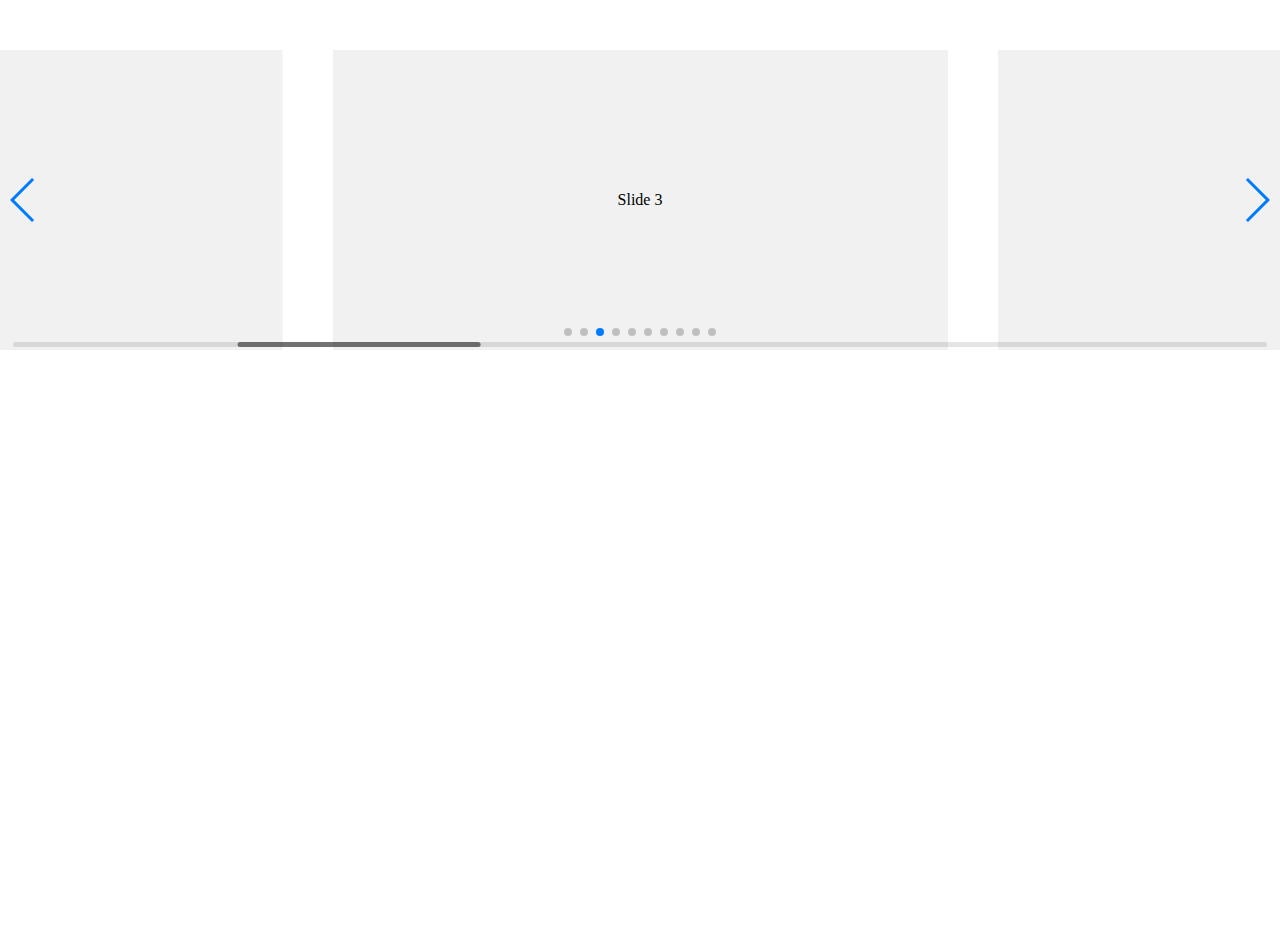
<file: bokaishouye/swiper/playground/index.html>
<!doctype html>
<html lang="en">
<head>
    <meta charset="UTF-8">
    <title>Swiper Playground</title>
    <link rel="stylesheet" href="../dist/css/swiper.min.css">
    <meta name="viewport" content="width=device-width">
</head>
<body>
    <div class="swiper-container">
        <div class="swiper-scrollbar"></div>
        <div class="swiper-button-prev"></div>
        <div class="swiper-button-next"></div>
        <div class="swiper-wrapper">
            <div class="swiper-slide">Slide 1</div>
            <div class="swiper-slide">Slide 2</div>
            <div class="swiper-slide">Slide 3</div>
            <div class="swiper-slide">Slide 4</div>
            <div class="swiper-slide">Slide 5</div>
            <div class="swiper-slide">Slide 6</div>
            <div class="swiper-slide">Slide 7</div>
            <div class="swiper-slide">Slide 8</div>
            <div class="swiper-slide">Slide 9</div>
            <div class="swiper-slide">Slide 10</div>
        </div>
        <div class="swiper-pagination"></div>
    </div>
    <style>
    body, html {
        padding: 0;
        margin: 0;
        position: relative;
        height: 100%;
    }
    .swiper-container {
        width: 100%;
        height: 300px;
        margin: 50px auto;
    }
    .swiper-slide {
        background: #f1f1f1;
        color:#000;
        text-align: center;
        line-height: 300px;
    }
    </style>
    <script src="../dist/js/swiper.min.js"></script>
    <script>
        var swiper = new Swiper({
            el: '.swiper-container',
            initialSlide: 2,
            spaceBetween: 50,
            slidesPerView: 2,
            centeredSlides: true,
            slideToClickedSlide: true,
            grabCursor: true,
            scrollbar: {
              el: '.swiper-scrollbar',
            },
            mousewheel: {
              enabled: true,
            },
            keyboard: {
              enabled: true,
            },
            pagination: {
              el: '.swiper-pagination',
            },
            navigation: {
              nextEl: '.swiper-button-next',
              prevEl: '.swiper-button-prev',
            },
        });
    </script>
</body>
</html>
</file>
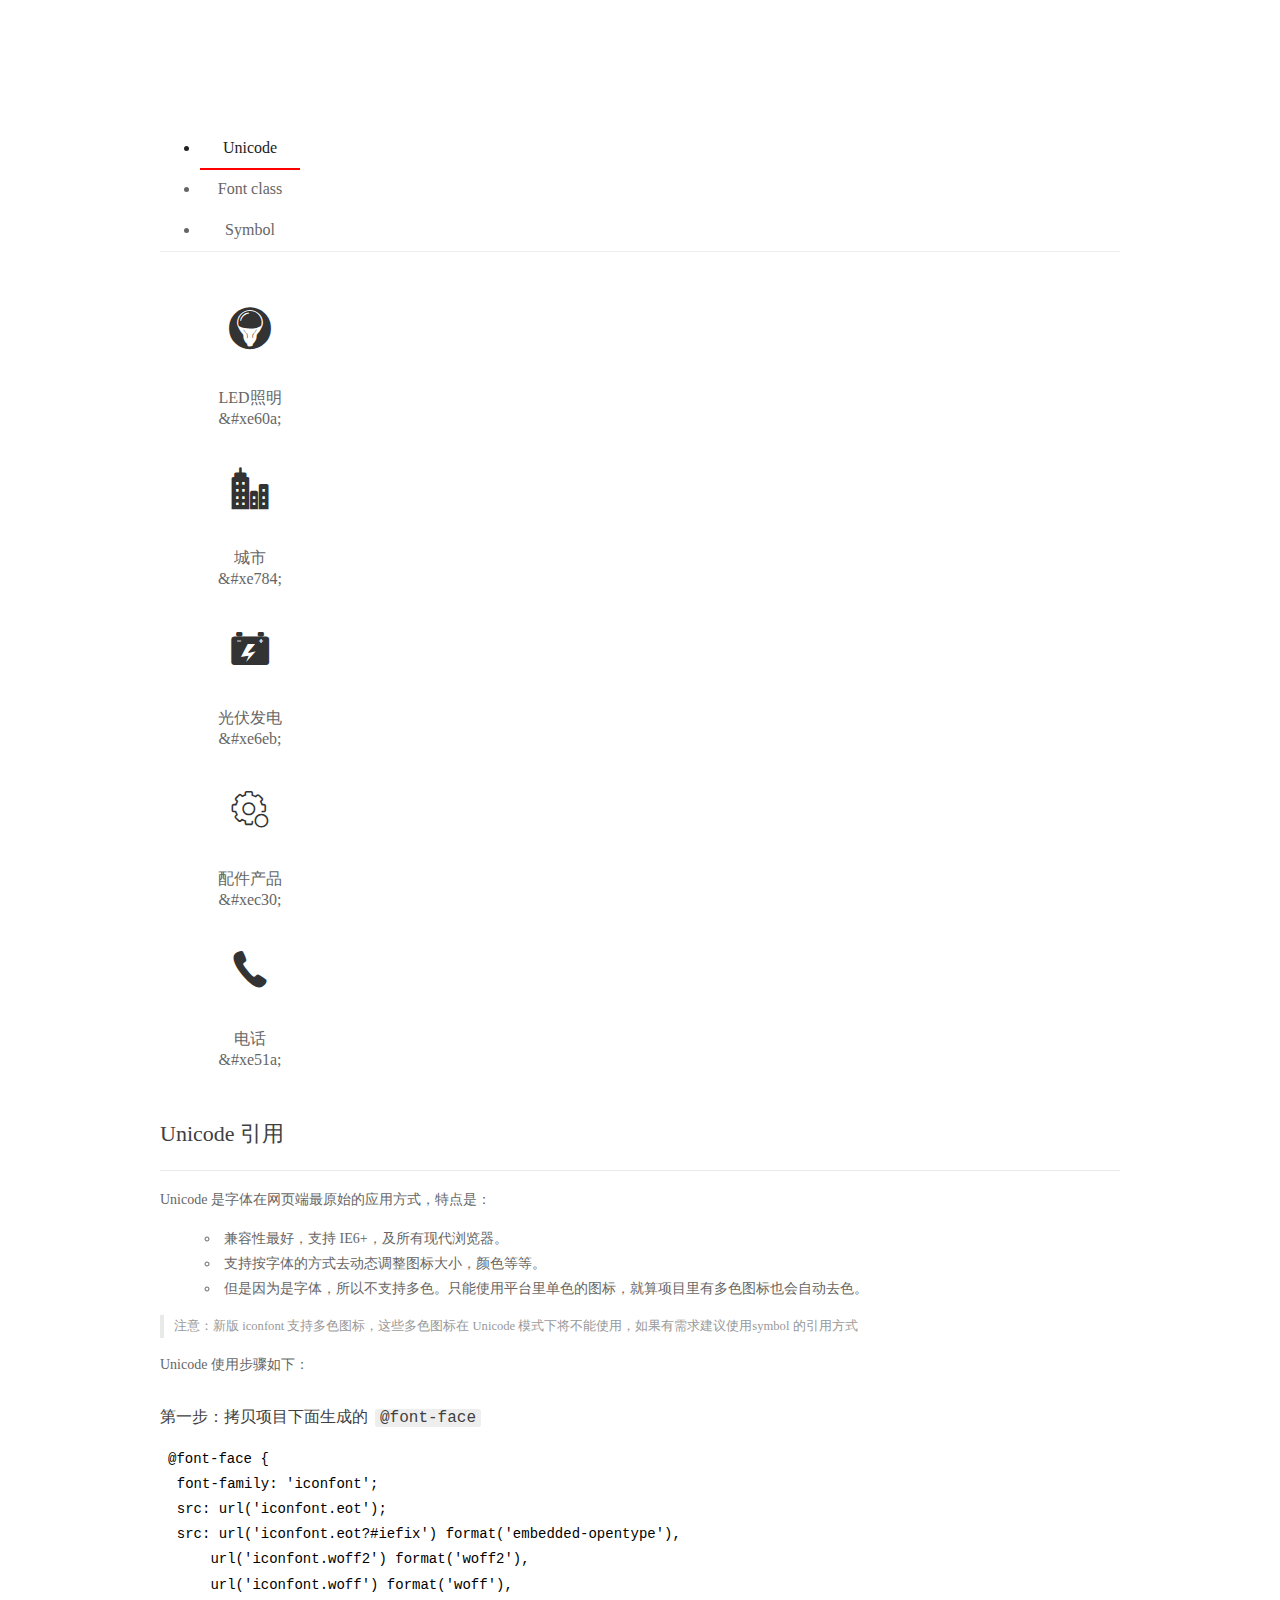
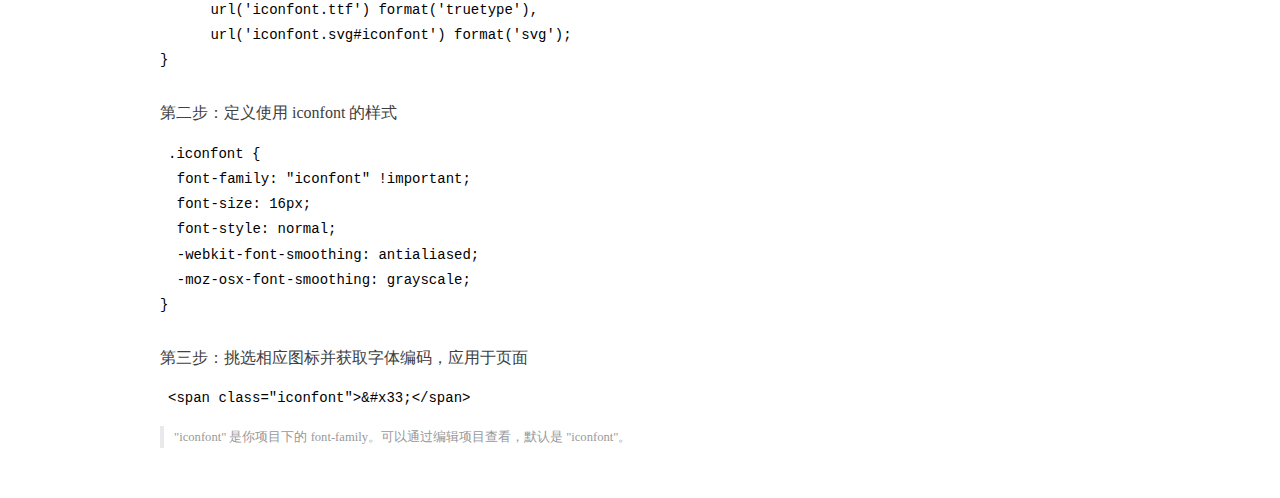
<file: bokaishouye/font/demo_index.html>
<!DOCTYPE html>
<html>
<head>
  <meta charset="utf-8"/>
  <title>IconFont Demo</title>
  <link rel="shortcut icon" href="https://gtms04.alicdn.com/tps/i4/TB1_oz6GVXXXXaFXpXXJDFnIXXX-64-64.ico" type="image/x-icon"/>
  <link rel="stylesheet" href="https://g.alicdn.com/thx/cube/1.3.2/cube.min.css">
  <link rel="stylesheet" href="demo.css">
  <link rel="stylesheet" href="iconfont.css">
  <script src="iconfont.js"></script>
  <!-- jQuery -->
  <script src="https://a1.alicdn.com/oss/uploads/2018/12/26/7bfddb60-08e8-11e9-9b04-53e73bb6408b.js"></script>
  <!-- 代码高亮 -->
  <script src="https://a1.alicdn.com/oss/uploads/2018/12/26/a3f714d0-08e6-11e9-8a15-ebf944d7534c.js"></script>
</head>
<body>
  <div class="main">
    <h1 class="logo"><a href="https://www.iconfont.cn/" title="iconfont 首页" target="_blank">&#xe86b;</a></h1>
    <div class="nav-tabs">
      <ul id="tabs" class="dib-box">
        <li class="dib active"><span>Unicode</span></li>
        <li class="dib"><span>Font class</span></li>
        <li class="dib"><span>Symbol</span></li>
      </ul>
      
    </div>
    <div class="tab-container">
      <div class="content unicode" style="display: block;">
          <ul class="icon_lists dib-box">
          
            <li class="dib">
              <span class="icon iconfont">&#xe60a;</span>
                <div class="name">LED照明</div>
                <div class="code-name">&amp;#xe60a;</div>
              </li>
          
            <li class="dib">
              <span class="icon iconfont">&#xe784;</span>
                <div class="name">城市</div>
                <div class="code-name">&amp;#xe784;</div>
              </li>
          
            <li class="dib">
              <span class="icon iconfont">&#xe6eb;</span>
                <div class="name">光伏发电</div>
                <div class="code-name">&amp;#xe6eb;</div>
              </li>
          
            <li class="dib">
              <span class="icon iconfont">&#xec30;</span>
                <div class="name">配件产品</div>
                <div class="code-name">&amp;#xec30;</div>
              </li>
          
            <li class="dib">
              <span class="icon iconfont">&#xe51a;</span>
                <div class="name">电话</div>
                <div class="code-name">&amp;#xe51a;</div>
              </li>
          
          </ul>
          <div class="article markdown">
          <h2 id="unicode-">Unicode 引用</h2>
          <hr>

          <p>Unicode 是字体在网页端最原始的应用方式，特点是：</p>
          <ul>
            <li>兼容性最好，支持 IE6+，及所有现代浏览器。</li>
            <li>支持按字体的方式去动态调整图标大小，颜色等等。</li>
            <li>但是因为是字体，所以不支持多色。只能使用平台里单色的图标，就算项目里有多色图标也会自动去色。</li>
          </ul>
          <blockquote>
            <p>注意：新版 iconfont 支持多色图标，这些多色图标在 Unicode 模式下将不能使用，如果有需求建议使用symbol 的引用方式</p>
          </blockquote>
          <p>Unicode 使用步骤如下：</p>
          <h3 id="-font-face">第一步：拷贝项目下面生成的 <code>@font-face</code></h3>
<pre><code class="language-css"
>@font-face {
  font-family: 'iconfont';
  src: url('iconfont.eot');
  src: url('iconfont.eot?#iefix') format('embedded-opentype'),
      url('iconfont.woff2') format('woff2'),
      url('iconfont.woff') format('woff'),
      url('iconfont.ttf') format('truetype'),
      url('iconfont.svg#iconfont') format('svg');
}
</code></pre>
          <h3 id="-iconfont-">第二步：定义使用 iconfont 的样式</h3>
<pre><code class="language-css"
>.iconfont {
  font-family: "iconfont" !important;
  font-size: 16px;
  font-style: normal;
  -webkit-font-smoothing: antialiased;
  -moz-osx-font-smoothing: grayscale;
}
</code></pre>
          <h3 id="-">第三步：挑选相应图标并获取字体编码，应用于页面</h3>
<pre>
<code class="language-html"
>&lt;span class="iconfont"&gt;&amp;#x33;&lt;/span&gt;
</code></pre>
          <blockquote>
            <p>"iconfont" 是你项目下的 font-family。可以通过编辑项目查看，默认是 "iconfont"。</p>
          </blockquote>
          </div>
      </div>
      <div class="content font-class">
        <ul class="icon_lists dib-box">
          
          <li class="dib">
            <span class="icon iconfont icon-ledzhaoming"></span>
            <div class="name">
              LED照明
            </div>
            <div class="code-name">.icon-ledzhaoming
            </div>
          </li>
          
          <li class="dib">
            <span class="icon iconfont icon-chengshi"></span>
            <div class="name">
              城市
            </div>
            <div class="code-name">.icon-chengshi
            </div>
          </li>
          
          <li class="dib">
            <span class="icon iconfont icon-guangfufadian"></span>
            <div class="name">
              光伏发电
            </div>
            <div class="code-name">.icon-guangfufadian
            </div>
          </li>
          
          <li class="dib">
            <span class="icon iconfont icon-peijianchanpin"></span>
            <div class="name">
              配件产品
            </div>
            <div class="code-name">.icon-peijianchanpin
            </div>
          </li>
          
          <li class="dib">
            <span class="icon iconfont icon-dianhua"></span>
            <div class="name">
              电话
            </div>
            <div class="code-name">.icon-dianhua
            </div>
          </li>
          
        </ul>
        <div class="article markdown">
        <h2 id="font-class-">font-class 引用</h2>
        <hr>

        <p>font-class 是 Unicode 使用方式的一种变种，主要是解决 Unicode 书写不直观，语意不明确的问题。</p>
        <p>与 Unicode 使用方式相比，具有如下特点：</p>
        <ul>
          <li>兼容性良好，支持 IE8+，及所有现代浏览器。</li>
          <li>相比于 Unicode 语意明确，书写更直观。可以很容易分辨这个 icon 是什么。</li>
          <li>因为使用 class 来定义图标，所以当要替换图标时，只需要修改 class 里面的 Unicode 引用。</li>
          <li>不过因为本质上还是使用的字体，所以多色图标还是不支持的。</li>
        </ul>
        <p>使用步骤如下：</p>
        <h3 id="-fontclass-">第一步：引入项目下面生成的 fontclass 代码：</h3>
<pre><code class="language-html">&lt;link rel="stylesheet" href="./iconfont.css"&gt;
</code></pre>
        <h3 id="-">第二步：挑选相应图标并获取类名，应用于页面：</h3>
<pre><code class="language-html">&lt;span class="iconfont icon-xxx"&gt;&lt;/span&gt;
</code></pre>
        <blockquote>
          <p>"
            iconfont" 是你项目下的 font-family。可以通过编辑项目查看，默认是 "iconfont"。</p>
        </blockquote>
      </div>
      </div>
      <div class="content symbol">
          <ul class="icon_lists dib-box">
          
            <li class="dib">
                <svg class="icon svg-icon" aria-hidden="true">
                  <use xlink:href="#icon-ledzhaoming"></use>
                </svg>
                <div class="name">LED照明</div>
                <div class="code-name">#icon-ledzhaoming</div>
            </li>
          
            <li class="dib">
                <svg class="icon svg-icon" aria-hidden="true">
                  <use xlink:href="#icon-chengshi"></use>
                </svg>
                <div class="name">城市</div>
                <div class="code-name">#icon-chengshi</div>
            </li>
          
            <li class="dib">
                <svg class="icon svg-icon" aria-hidden="true">
                  <use xlink:href="#icon-guangfufadian"></use>
                </svg>
                <div class="name">光伏发电</div>
                <div class="code-name">#icon-guangfufadian</div>
            </li>
          
            <li class="dib">
                <svg class="icon svg-icon" aria-hidden="true">
                  <use xlink:href="#icon-peijianchanpin"></use>
                </svg>
                <div class="name">配件产品</div>
                <div class="code-name">#icon-peijianchanpin</div>
            </li>
          
            <li class="dib">
                <svg class="icon svg-icon" aria-hidden="true">
                  <use xlink:href="#icon-dianhua"></use>
                </svg>
                <div class="name">电话</div>
                <div class="code-name">#icon-dianhua</div>
            </li>
          
          </ul>
          <div class="article markdown">
          <h2 id="symbol-">Symbol 引用</h2>
          <hr>

          <p>这是一种全新的使用方式，应该说这才是未来的主流，也是平台目前推荐的用法。相关介绍可以参考这篇<a href="">文章</a>
            这种用法其实是做了一个 SVG 的集合，与另外两种相比具有如下特点：</p>
          <ul>
            <li>支持多色图标了，不再受单色限制。</li>
            <li>通过一些技巧，支持像字体那样，通过 <code>font-size</code>, <code>color</code> 来调整样式。</li>
            <li>兼容性较差，支持 IE9+，及现代浏览器。</li>
            <li>浏览器渲染 SVG 的性能一般，还不如 png。</li>
          </ul>
          <p>使用步骤如下：</p>
          <h3 id="-symbol-">第一步：引入项目下面生成的 symbol 代码：</h3>
<pre><code class="language-html">&lt;script src="./iconfont.js"&gt;&lt;/script&gt;
</code></pre>
          <h3 id="-css-">第二步：加入通用 CSS 代码（引入一次就行）：</h3>
<pre><code class="language-html">&lt;style&gt;
.icon {
  width: 1em;
  height: 1em;
  vertical-align: -0.15em;
  fill: currentColor;
  overflow: hidden;
}
&lt;/style&gt;
</code></pre>
          <h3 id="-">第三步：挑选相应图标并获取类名，应用于页面：</h3>
<pre><code class="language-html">&lt;svg class="icon" aria-hidden="true"&gt;
  &lt;use xlink:href="#icon-xxx"&gt;&lt;/use&gt;
&lt;/svg&gt;
</code></pre>
          </div>
      </div>

    </div>
  </div>
  <script>
  $(document).ready(function () {
      $('.tab-container .content:first').show()

      $('#tabs li').click(function (e) {
        var tabContent = $('.tab-container .content')
        var index = $(this).index()

        if ($(this).hasClass('active')) {
          return
        } else {
          $('#tabs li').removeClass('active')
          $(this).addClass('active')

          tabContent.hide().eq(index).fadeIn()
        }
      })
    })
  </script>
</body>
</html>
</file>
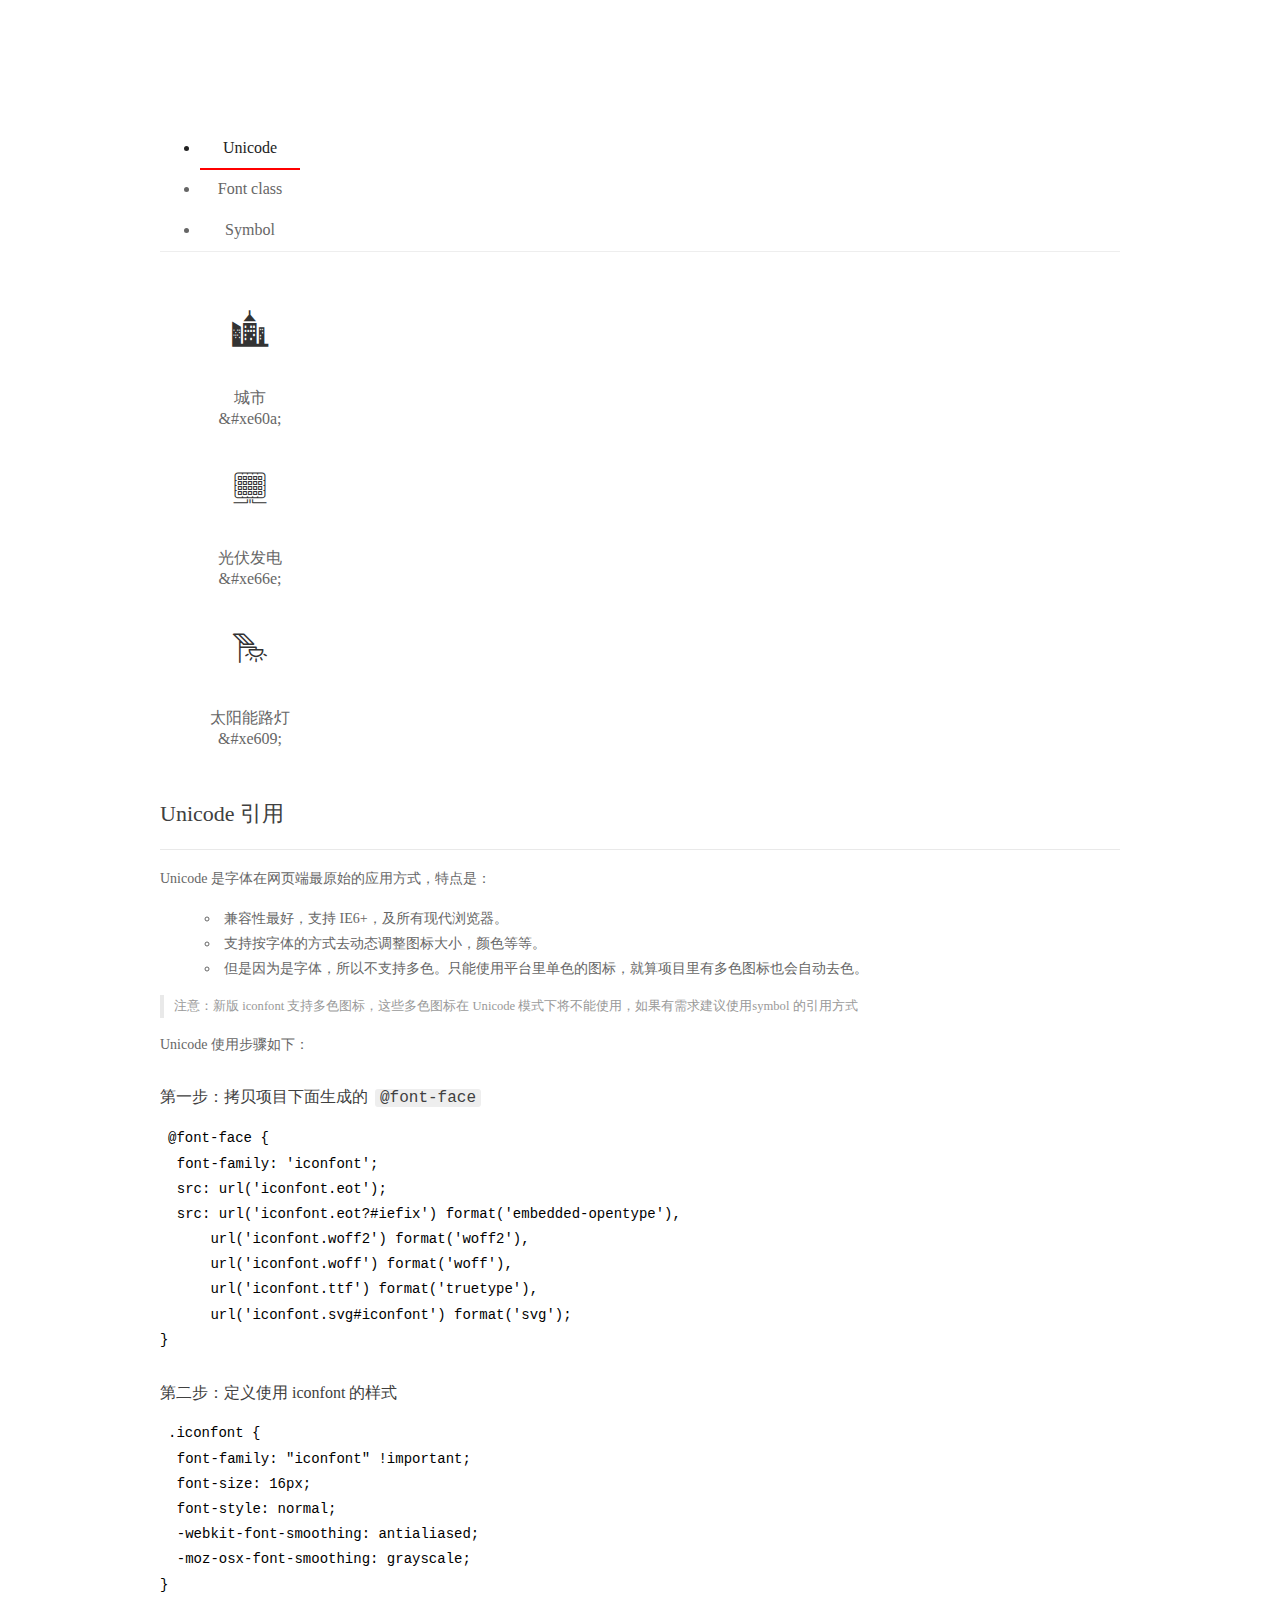
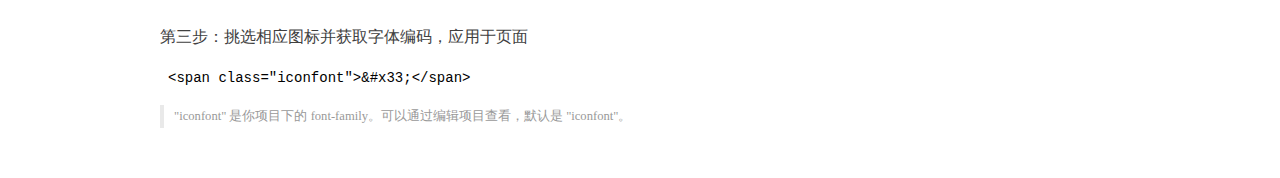
<file: bokaishouye/font_c7i768akkxv/demo_index.html>
<!DOCTYPE html>
<html>
<head>
  <meta charset="utf-8"/>
  <title>IconFont Demo</title>
  <link rel="shortcut icon" href="https://gtms04.alicdn.com/tps/i4/TB1_oz6GVXXXXaFXpXXJDFnIXXX-64-64.ico" type="image/x-icon"/>
  <link rel="stylesheet" href="https://g.alicdn.com/thx/cube/1.3.2/cube.min.css">
  <link rel="stylesheet" href="demo.css">
  <link rel="stylesheet" href="iconfont.css">
  <script src="iconfont.js"></script>
  <!-- jQuery -->
  <script src="https://a1.alicdn.com/oss/uploads/2018/12/26/7bfddb60-08e8-11e9-9b04-53e73bb6408b.js"></script>
  <!-- 代码高亮 -->
  <script src="https://a1.alicdn.com/oss/uploads/2018/12/26/a3f714d0-08e6-11e9-8a15-ebf944d7534c.js"></script>
</head>
<body>
  <div class="main">
    <h1 class="logo"><a href="https://www.iconfont.cn/" title="iconfont 首页" target="_blank">&#xe86b;</a></h1>
    <div class="nav-tabs">
      <ul id="tabs" class="dib-box">
        <li class="dib active"><span>Unicode</span></li>
        <li class="dib"><span>Font class</span></li>
        <li class="dib"><span>Symbol</span></li>
      </ul>
      
    </div>
    <div class="tab-container">
      <div class="content unicode" style="display: block;">
          <ul class="icon_lists dib-box">
          
            <li class="dib">
              <span class="icon iconfont">&#xe60a;</span>
                <div class="name">城市</div>
                <div class="code-name">&amp;#xe60a;</div>
              </li>
          
            <li class="dib">
              <span class="icon iconfont">&#xe66e;</span>
                <div class="name">光伏发电</div>
                <div class="code-name">&amp;#xe66e;</div>
              </li>
          
            <li class="dib">
              <span class="icon iconfont">&#xe609;</span>
                <div class="name">太阳能路灯</div>
                <div class="code-name">&amp;#xe609;</div>
              </li>
          
          </ul>
          <div class="article markdown">
          <h2 id="unicode-">Unicode 引用</h2>
          <hr>

          <p>Unicode 是字体在网页端最原始的应用方式，特点是：</p>
          <ul>
            <li>兼容性最好，支持 IE6+，及所有现代浏览器。</li>
            <li>支持按字体的方式去动态调整图标大小，颜色等等。</li>
            <li>但是因为是字体，所以不支持多色。只能使用平台里单色的图标，就算项目里有多色图标也会自动去色。</li>
          </ul>
          <blockquote>
            <p>注意：新版 iconfont 支持多色图标，这些多色图标在 Unicode 模式下将不能使用，如果有需求建议使用symbol 的引用方式</p>
          </blockquote>
          <p>Unicode 使用步骤如下：</p>
          <h3 id="-font-face">第一步：拷贝项目下面生成的 <code>@font-face</code></h3>
<pre><code class="language-css"
>@font-face {
  font-family: 'iconfont';
  src: url('iconfont.eot');
  src: url('iconfont.eot?#iefix') format('embedded-opentype'),
      url('iconfont.woff2') format('woff2'),
      url('iconfont.woff') format('woff'),
      url('iconfont.ttf') format('truetype'),
      url('iconfont.svg#iconfont') format('svg');
}
</code></pre>
          <h3 id="-iconfont-">第二步：定义使用 iconfont 的样式</h3>
<pre><code class="language-css"
>.iconfont {
  font-family: "iconfont" !important;
  font-size: 16px;
  font-style: normal;
  -webkit-font-smoothing: antialiased;
  -moz-osx-font-smoothing: grayscale;
}
</code></pre>
          <h3 id="-">第三步：挑选相应图标并获取字体编码，应用于页面</h3>
<pre>
<code class="language-html"
>&lt;span class="iconfont"&gt;&amp;#x33;&lt;/span&gt;
</code></pre>
          <blockquote>
            <p>"iconfont" 是你项目下的 font-family。可以通过编辑项目查看，默认是 "iconfont"。</p>
          </blockquote>
          </div>
      </div>
      <div class="content font-class">
        <ul class="icon_lists dib-box">
          
          <li class="dib">
            <span class="icon iconfont icon-chengshi"></span>
            <div class="name">
              城市
            </div>
            <div class="code-name">.icon-chengshi
            </div>
          </li>
          
          <li class="dib">
            <span class="icon iconfont icon-guangfufadian"></span>
            <div class="name">
              光伏发电
            </div>
            <div class="code-name">.icon-guangfufadian
            </div>
          </li>
          
          <li class="dib">
            <span class="icon iconfont icon-taiyangnengludeng"></span>
            <div class="name">
              太阳能路灯
            </div>
            <div class="code-name">.icon-taiyangnengludeng
            </div>
          </li>
          
        </ul>
        <div class="article markdown">
        <h2 id="font-class-">font-class 引用</h2>
        <hr>

        <p>font-class 是 Unicode 使用方式的一种变种，主要是解决 Unicode 书写不直观，语意不明确的问题。</p>
        <p>与 Unicode 使用方式相比，具有如下特点：</p>
        <ul>
          <li>兼容性良好，支持 IE8+，及所有现代浏览器。</li>
          <li>相比于 Unicode 语意明确，书写更直观。可以很容易分辨这个 icon 是什么。</li>
          <li>因为使用 class 来定义图标，所以当要替换图标时，只需要修改 class 里面的 Unicode 引用。</li>
          <li>不过因为本质上还是使用的字体，所以多色图标还是不支持的。</li>
        </ul>
        <p>使用步骤如下：</p>
        <h3 id="-fontclass-">第一步：引入项目下面生成的 fontclass 代码：</h3>
<pre><code class="language-html">&lt;link rel="stylesheet" href="./iconfont.css"&gt;
</code></pre>
        <h3 id="-">第二步：挑选相应图标并获取类名，应用于页面：</h3>
<pre><code class="language-html">&lt;span class="iconfont icon-xxx"&gt;&lt;/span&gt;
</code></pre>
        <blockquote>
          <p>"
            iconfont" 是你项目下的 font-family。可以通过编辑项目查看，默认是 "iconfont"。</p>
        </blockquote>
      </div>
      </div>
      <div class="content symbol">
          <ul class="icon_lists dib-box">
          
            <li class="dib">
                <svg class="icon svg-icon" aria-hidden="true">
                  <use xlink:href="#icon-chengshi"></use>
                </svg>
                <div class="name">城市</div>
                <div class="code-name">#icon-chengshi</div>
            </li>
          
            <li class="dib">
                <svg class="icon svg-icon" aria-hidden="true">
                  <use xlink:href="#icon-guangfufadian"></use>
                </svg>
                <div class="name">光伏发电</div>
                <div class="code-name">#icon-guangfufadian</div>
            </li>
          
            <li class="dib">
                <svg class="icon svg-icon" aria-hidden="true">
                  <use xlink:href="#icon-taiyangnengludeng"></use>
                </svg>
                <div class="name">太阳能路灯</div>
                <div class="code-name">#icon-taiyangnengludeng</div>
            </li>
          
          </ul>
          <div class="article markdown">
          <h2 id="symbol-">Symbol 引用</h2>
          <hr>

          <p>这是一种全新的使用方式，应该说这才是未来的主流，也是平台目前推荐的用法。相关介绍可以参考这篇<a href="">文章</a>
            这种用法其实是做了一个 SVG 的集合，与另外两种相比具有如下特点：</p>
          <ul>
            <li>支持多色图标了，不再受单色限制。</li>
            <li>通过一些技巧，支持像字体那样，通过 <code>font-size</code>, <code>color</code> 来调整样式。</li>
            <li>兼容性较差，支持 IE9+，及现代浏览器。</li>
            <li>浏览器渲染 SVG 的性能一般，还不如 png。</li>
          </ul>
          <p>使用步骤如下：</p>
          <h3 id="-symbol-">第一步：引入项目下面生成的 symbol 代码：</h3>
<pre><code class="language-html">&lt;script src="./iconfont.js"&gt;&lt;/script&gt;
</code></pre>
          <h3 id="-css-">第二步：加入通用 CSS 代码（引入一次就行）：</h3>
<pre><code class="language-html">&lt;style&gt;
.icon {
  width: 1em;
  height: 1em;
  vertical-align: -0.15em;
  fill: currentColor;
  overflow: hidden;
}
&lt;/style&gt;
</code></pre>
          <h3 id="-">第三步：挑选相应图标并获取类名，应用于页面：</h3>
<pre><code class="language-html">&lt;svg class="icon" aria-hidden="true"&gt;
  &lt;use xlink:href="#icon-xxx"&gt;&lt;/use&gt;
&lt;/svg&gt;
</code></pre>
          </div>
      </div>

    </div>
  </div>
  <script>
  $(document).ready(function () {
      $('.tab-container .content:first').show()

      $('#tabs li').click(function (e) {
        var tabContent = $('.tab-container .content')
        var index = $(this).index()

        if ($(this).hasClass('active')) {
          return
        } else {
          $('#tabs li').removeClass('active')
          $(this).addClass('active')

          tabContent.hide().eq(index).fadeIn()
        }
      })
    })
  </script>
</body>
</html>
</file>
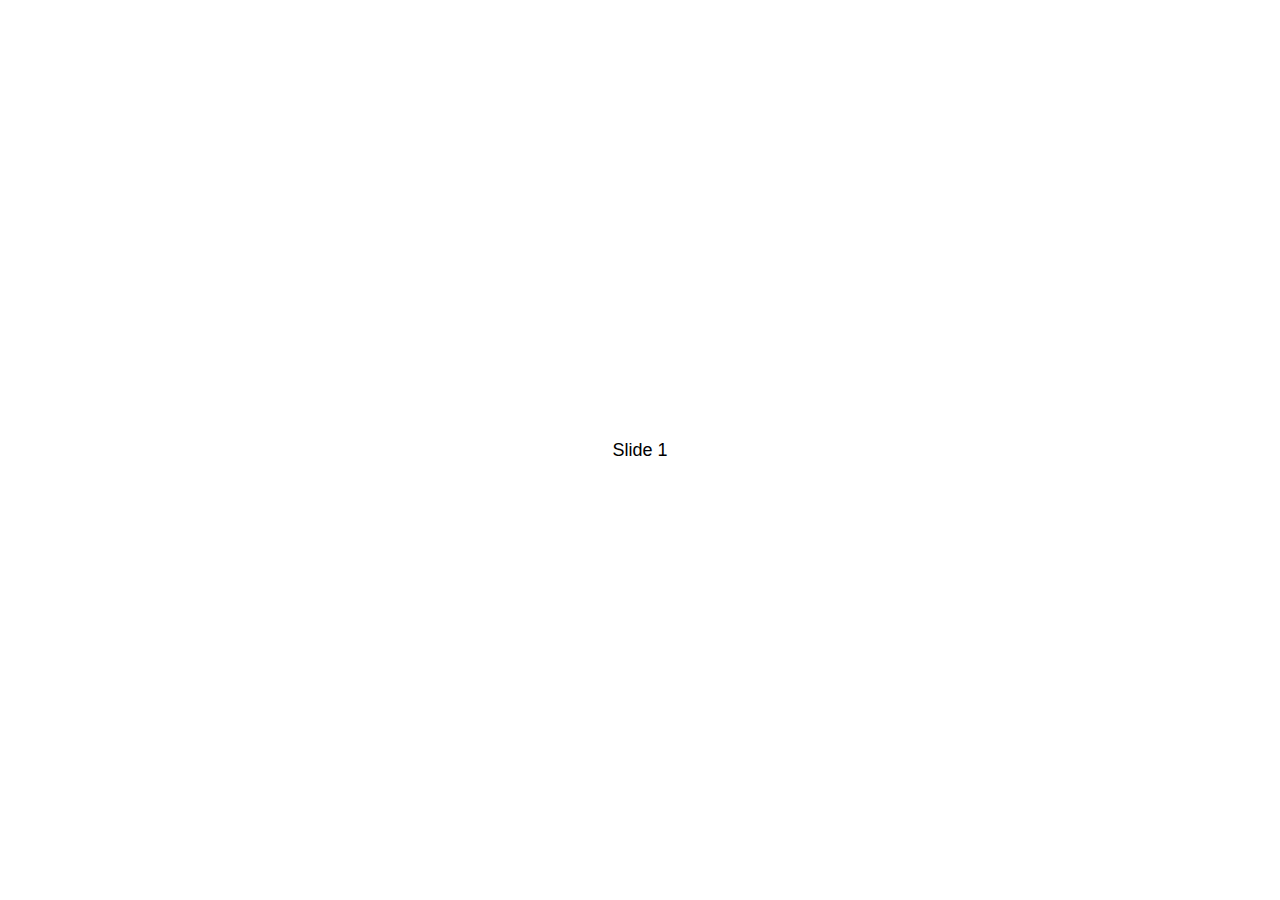
<file: bokaishouye/swiper/demos/010-default.html>
<!DOCTYPE html>
<html lang="en">
<head>
  <meta charset="utf-8">
  <title>Swiper demo</title>
  <!-- Link Swiper's CSS -->
  <link rel="stylesheet" href="../dist/css/swiper.min.css">

  <!-- Demo styles -->
  <style>
    html, body {
      position: relative;
      height: 100%;
    }
    body {
      background: #eee;
      font-family: Helvetica Neue, Helvetica, Arial, sans-serif;
      font-size: 14px;
      color:#000;
      margin: 0;
      padding: 0;
    }
    .swiper-container {
      width: 100%;
      height: 100%;
    }
    .swiper-slide {
      text-align: center;
      font-size: 18px;
      background: #fff;

      /* Center slide text vertically */
      display: -webkit-box;
      display: -ms-flexbox;
      display: -webkit-flex;
      display: flex;
      -webkit-box-pack: center;
      -ms-flex-pack: center;
      -webkit-justify-content: center;
      justify-content: center;
      -webkit-box-align: center;
      -ms-flex-align: center;
      -webkit-align-items: center;
      align-items: center;
    }
  </style>
</head>
<body>
  <!-- Swiper -->
  <div class="swiper-container">
    <div class="swiper-wrapper">
      <div class="swiper-slide">Slide 1</div>
      <div class="swiper-slide">Slide 2</div>
      <div class="swiper-slide">Slide 3</div>
      <div class="swiper-slide">Slide 4</div>
      <div class="swiper-slide">Slide 5</div>
      <div class="swiper-slide">Slide 6</div>
      <div class="swiper-slide">Slide 7</div>
      <div class="swiper-slide">Slide 8</div>
      <div class="swiper-slide">Slide 9</div>
      <div class="swiper-slide">Slide 10</div>
    </div>
  </div>

  <!-- Swiper JS -->
  <script src="../dist/js/swiper.min.js"></script>

  <!-- Initialize Swiper -->
  <script>
    var swiper = new Swiper('.swiper-container');
  </script>
</body>
</html>
</file>
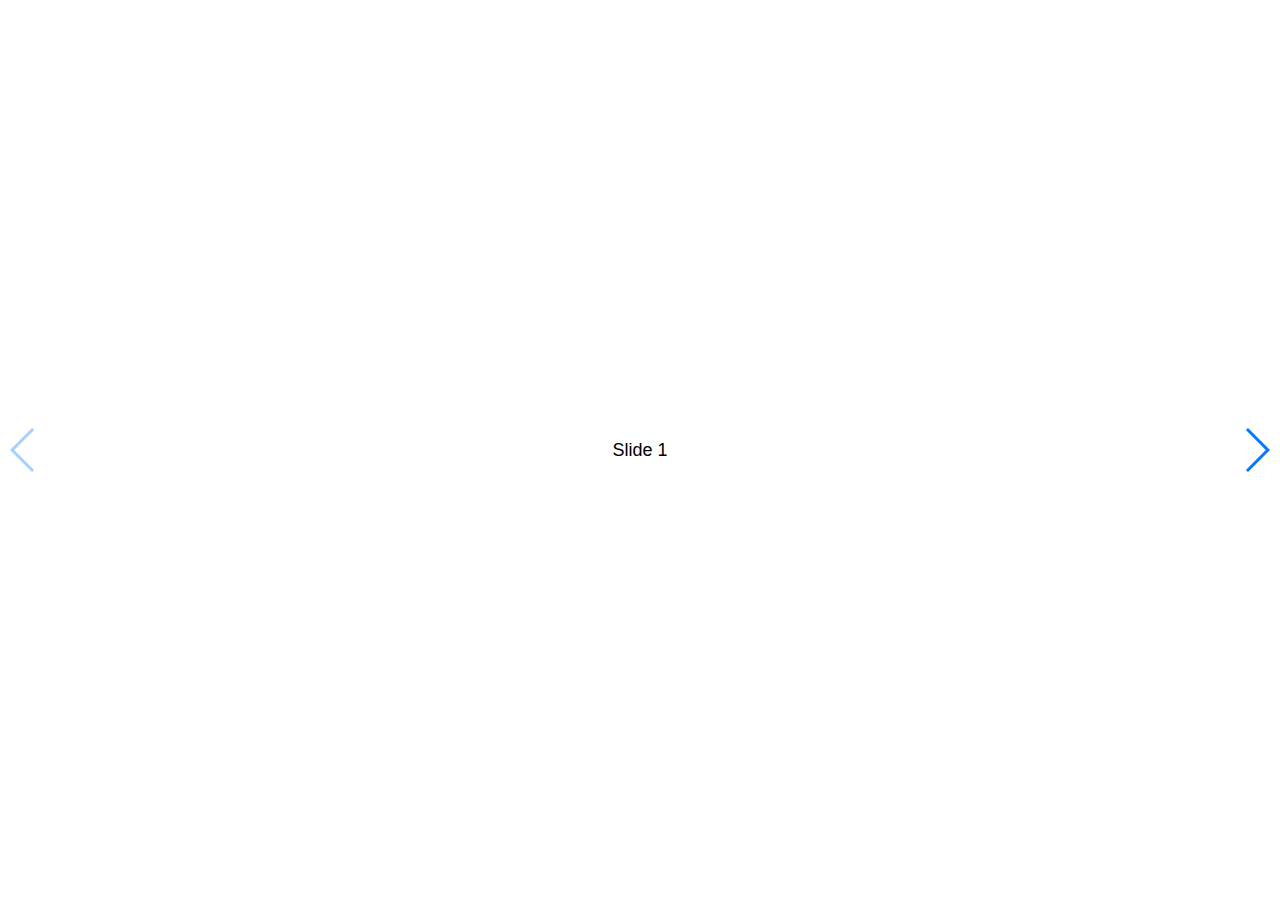
<file: bokaishouye/swiper/demos/020-navigation.html>
<!DOCTYPE html>
<html lang="en">
<head>
  <meta charset="utf-8">
  <title>Swiper demo</title>
  <meta name="viewport" content="width=device-width, initial-scale=1, minimum-scale=1, maximum-scale=1">

  <!-- Link Swiper's CSS -->
  <link rel="stylesheet" href="../dist/css/swiper.min.css">

  <!-- Demo styles -->
  <style>
    html, body {
      position: relative;
      height: 100%;
    }
    body {
      background: #eee;
      font-family: Helvetica Neue, Helvetica, Arial, sans-serif;
      font-size: 14px;
      color:#000;
      margin: 0;
      padding: 0;
    }
    .swiper-container {
      width: 100%;
      height: 100%;
    }
    .swiper-slide {
      text-align: center;
      font-size: 18px;
      background: #fff;

      /* Center slide text vertically */
      display: -webkit-box;
      display: -ms-flexbox;
      display: -webkit-flex;
      display: flex;
      -webkit-box-pack: center;
      -ms-flex-pack: center;
      -webkit-justify-content: center;
      justify-content: center;
      -webkit-box-align: center;
      -ms-flex-align: center;
      -webkit-align-items: center;
      align-items: center;
    }
  </style>
</head>
<body>
  <!-- Swiper -->
  <div class="swiper-container">
    <div class="swiper-wrapper">
      <div class="swiper-slide">Slide 1</div>
      <div class="swiper-slide">Slide 2</div>
      <div class="swiper-slide">Slide 3</div>
      <div class="swiper-slide">Slide 4</div>
      <div class="swiper-slide">Slide 5</div>
      <div class="swiper-slide">Slide 6</div>
      <div class="swiper-slide">Slide 7</div>
      <div class="swiper-slide">Slide 8</div>
      <div class="swiper-slide">Slide 9</div>
      <div class="swiper-slide">Slide 10</div>
    </div>
    <!-- Add Arrows -->
    <div class="swiper-button-next"></div>
    <div class="swiper-button-prev"></div>
  </div>

  <!-- Swiper JS -->
  <script src="../dist/js/swiper.min.js"></script>

  <!-- Initialize Swiper -->
  <script>
    var swiper = new Swiper('.swiper-container', {
      navigation: {
        nextEl: '.swiper-button-next',
        prevEl: '.swiper-button-prev',
      },
    });
  </script>
</body>
</html>
</file>
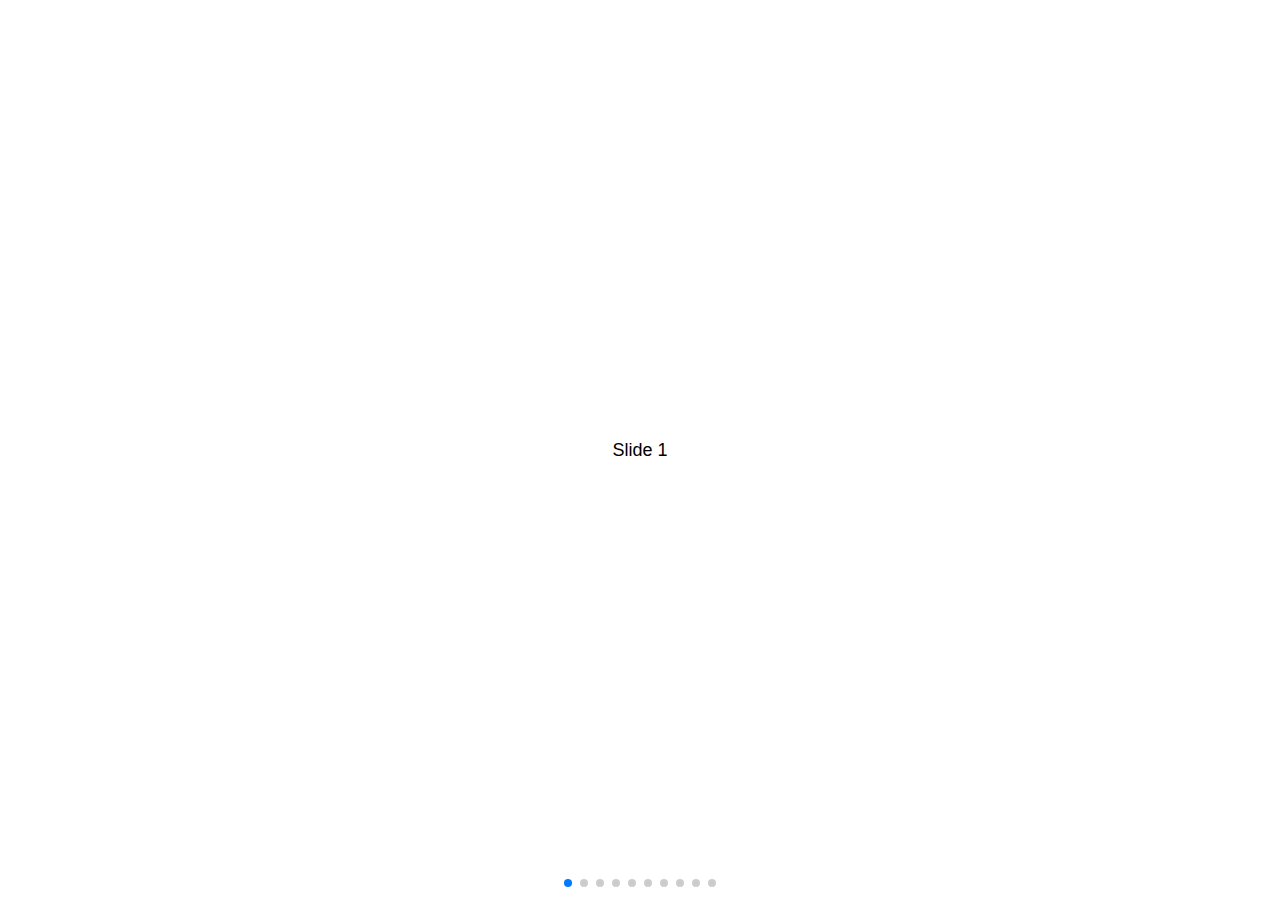
<file: bokaishouye/swiper/demos/030-pagination.html>
<!DOCTYPE html>
<html lang="en">
<head>
  <meta charset="utf-8">
  <title>Swiper demo</title>
  <meta name="viewport" content="width=device-width, initial-scale=1, minimum-scale=1, maximum-scale=1">

  <!-- Link Swiper's CSS -->
  <link rel="stylesheet" href="../dist/css/swiper.min.css">

  <!-- Demo styles -->
  <style>
    html, body {
      position: relative;
      height: 100%;
    }
    body {
      background: #eee;
      font-family: Helvetica Neue, Helvetica, Arial, sans-serif;
      font-size: 14px;
      color:#000;
      margin: 0;
      padding: 0;
    }
    .swiper-container {
      width: 100%;
      height: 100%;
    }
    .swiper-slide {
      text-align: center;
      font-size: 18px;
      background: #fff;

      /* Center slide text vertically */
      display: -webkit-box;
      display: -ms-flexbox;
      display: -webkit-flex;
      display: flex;
      -webkit-box-pack: center;
      -ms-flex-pack: center;
      -webkit-justify-content: center;
      justify-content: center;
      -webkit-box-align: center;
      -ms-flex-align: center;
      -webkit-align-items: center;
      align-items: center;
    }
  </style>
</head>
<body>
  <!-- Swiper -->
  <div class="swiper-container">
    <div class="swiper-wrapper">
      <div class="swiper-slide">Slide 1</div>
      <div class="swiper-slide">Slide 2</div>
      <div class="swiper-slide">Slide 3</div>
      <div class="swiper-slide">Slide 4</div>
      <div class="swiper-slide">Slide 5</div>
      <div class="swiper-slide">Slide 6</div>
      <div class="swiper-slide">Slide 7</div>
      <div class="swiper-slide">Slide 8</div>
      <div class="swiper-slide">Slide 9</div>
      <div class="swiper-slide">Slide 10</div>
    </div>
    <!-- Add Pagination -->
    <div class="swiper-pagination"></div>
  </div>

  <!-- Swiper JS -->
  <script src="../dist/js/swiper.min.js"></script>

  <!-- Initialize Swiper -->
  <script>
    var swiper = new Swiper('.swiper-container', {
      pagination: {
        el: '.swiper-pagination',
      },
    });
  </script>
</body>
</html>
</file>
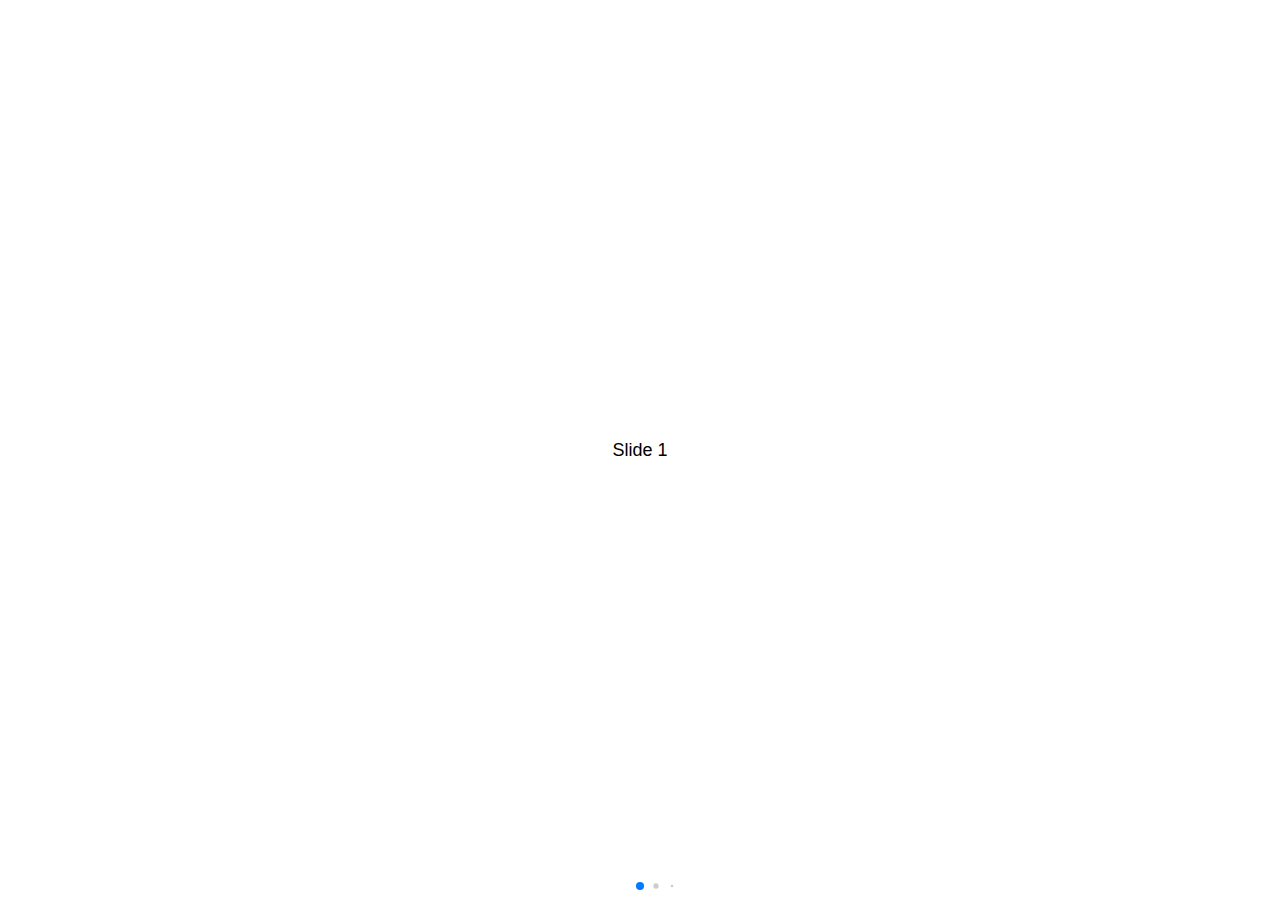
<file: bokaishouye/swiper/demos/040-pagination-dynamic.html>
<!DOCTYPE html>
<html lang="en">
<head>
  <meta charset="utf-8">
  <title>Swiper demo</title>
  <meta name="viewport" content="width=device-width, initial-scale=1, minimum-scale=1, maximum-scale=1">

  <!-- Link Swiper's CSS -->
  <link rel="stylesheet" href="../dist/css/swiper.min.css">

  <!-- Demo styles -->
  <style>
    html, body {
      position: relative;
      height: 100%;
    }
    body {
      background: #eee;
      font-family: Helvetica Neue, Helvetica, Arial, sans-serif;
      font-size: 14px;
      color:#000;
      margin: 0;
      padding: 0;
    }
    .swiper-container {
      width: 100%;
      height: 100%;
    }
    .swiper-slide {
      text-align: center;
      font-size: 18px;
      background: #fff;

      /* Center slide text vertically */
      display: -webkit-box;
      display: -ms-flexbox;
      display: -webkit-flex;
      display: flex;
      -webkit-box-pack: center;
      -ms-flex-pack: center;
      -webkit-justify-content: center;
      justify-content: center;
      -webkit-box-align: center;
      -ms-flex-align: center;
      -webkit-align-items: center;
      align-items: center;
    }
  </style>
</head>
<body>
  <!-- Swiper -->
  <div class="swiper-container">
    <div class="swiper-wrapper">
      <div class="swiper-slide">Slide 1</div>
      <div class="swiper-slide">Slide 2</div>
      <div class="swiper-slide">Slide 3</div>
      <div class="swiper-slide">Slide 4</div>
      <div class="swiper-slide">Slide 5</div>
      <div class="swiper-slide">Slide 6</div>
      <div class="swiper-slide">Slide 7</div>
      <div class="swiper-slide">Slide 8</div>
      <div class="swiper-slide">Slide 9</div>
      <div class="swiper-slide">Slide 10</div>
    </div>
    <!-- Add Pagination -->
    <div class="swiper-pagination"></div>
  </div>

  <!-- Swiper JS -->
  <script src="../dist/js/swiper.min.js"></script>

  <!-- Initialize Swiper -->
  <script>
    var swiper = new Swiper('.swiper-container', {
      pagination: {
        el: '.swiper-pagination',
        dynamicBullets: true,
      },
    });
  </script>
</body>
</html>
</file>
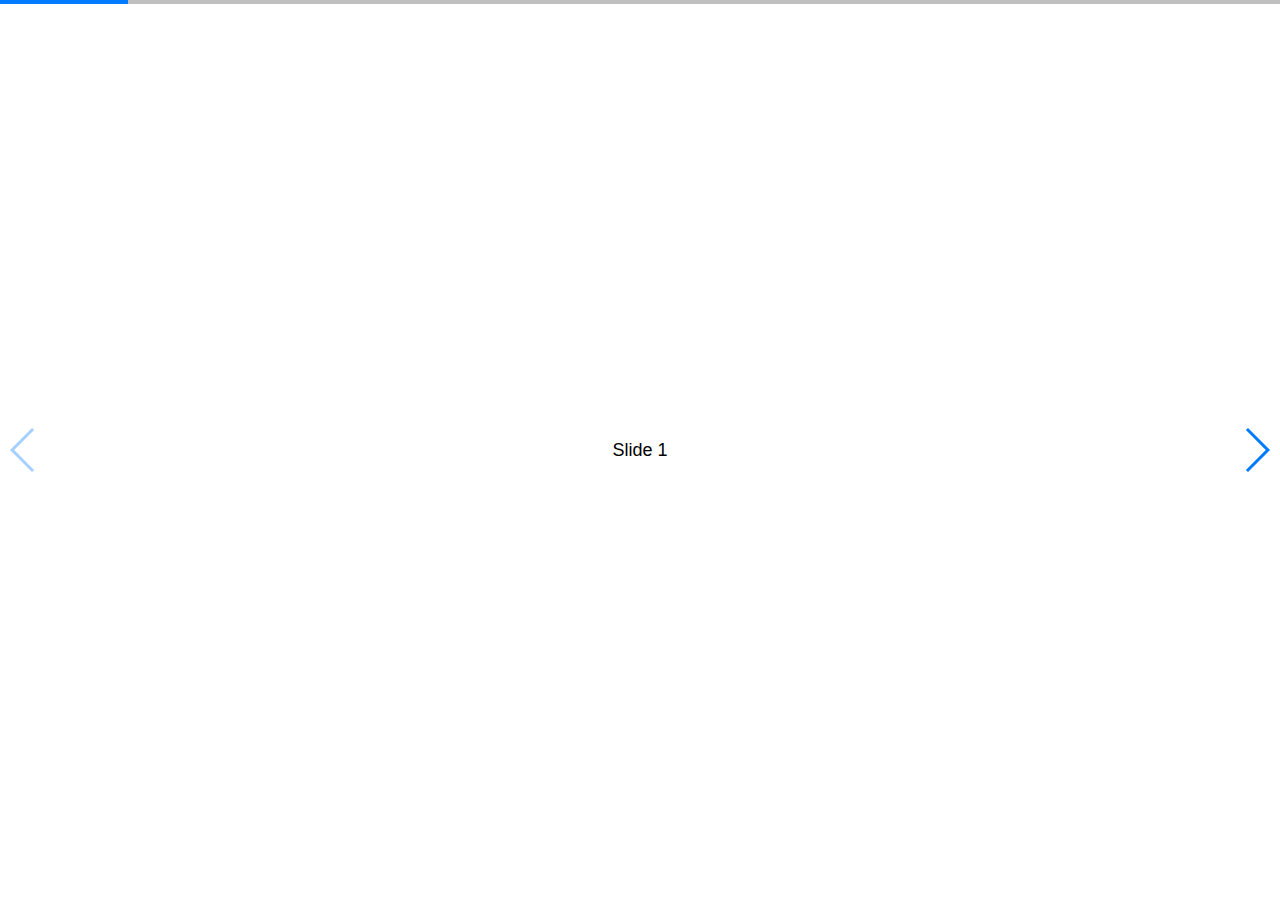
<file: bokaishouye/swiper/demos/050-pagination-progress.html>
<!DOCTYPE html>
<html lang="en">
<head>
  <meta charset="utf-8">
  <title>Swiper demo</title>
  <!-- Link Swiper's CSS -->
  <link rel="stylesheet" href="../dist/css/swiper.min.css">

  <!-- Demo styles -->
  <style>
    html, body {
      position: relative;
      height: 100%;
    }
    body {
      background: #eee;
      font-family: Helvetica Neue, Helvetica, Arial, sans-serif;
      font-size: 14px;
      color:#000;
      margin: 0;
      padding: 0;
    }
    .swiper-container {
      width: 100%;
      height: 100%;
    }
    .swiper-slide {
      text-align: center;
      font-size: 18px;
      background: #fff;

      /* Center slide text vertically */
      display: -webkit-box;
      display: -ms-flexbox;
      display: -webkit-flex;
      display: flex;
      -webkit-box-pack: center;
      -ms-flex-pack: center;
      -webkit-justify-content: center;
      justify-content: center;
      -webkit-box-align: center;
      -ms-flex-align: center;
      -webkit-align-items: center;
      align-items: center;
    }
  </style>
</head>
<body>
  <!-- Swiper -->
  <div class="swiper-container">
    <div class="swiper-wrapper">
      <div class="swiper-slide">Slide 1</div>
      <div class="swiper-slide">Slide 2</div>
      <div class="swiper-slide">Slide 3</div>
      <div class="swiper-slide">Slide 4</div>
      <div class="swiper-slide">Slide 5</div>
      <div class="swiper-slide">Slide 6</div>
      <div class="swiper-slide">Slide 7</div>
      <div class="swiper-slide">Slide 8</div>
      <div class="swiper-slide">Slide 9</div>
      <div class="swiper-slide">Slide 10</div>
    </div>
    <!-- Add Pagination -->
    <div class="swiper-pagination"></div>
    <!-- Add Arrows -->
    <div class="swiper-button-next"></div>
    <div class="swiper-button-prev"></div>
  </div>

  <!-- Swiper JS -->
  <script src="../dist/js/swiper.min.js"></script>

  <!-- Initialize Swiper -->
  <script>
    var swiper = new Swiper('.swiper-container', {
      pagination: {
        el: '.swiper-pagination',
        type: 'progressbar',
      },
      navigation: {
        nextEl: '.swiper-button-next',
        prevEl: '.swiper-button-prev',
      },
    });
  </script>
</body>
</html>
</file>
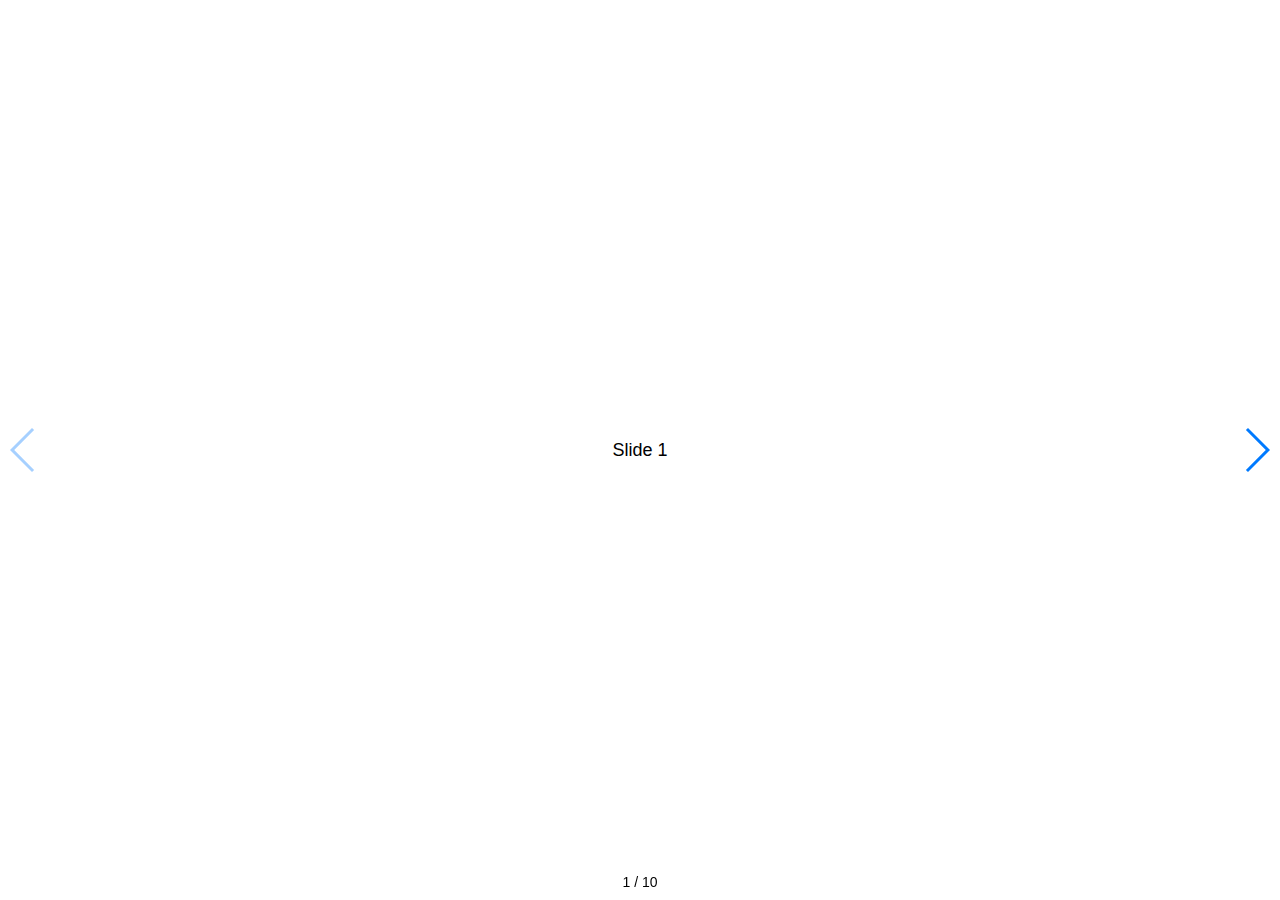
<file: bokaishouye/swiper/demos/060-pagination-fraction.html>
<!DOCTYPE html>
<html lang="en">
<head>
  <meta charset="utf-8">
  <title>Swiper demo</title>
  <!-- Link Swiper's CSS -->
  <link rel="stylesheet" href="../dist/css/swiper.min.css">

  <!-- Demo styles -->
  <style>
    html, body {
      position: relative;
      height: 100%;
    }
    body {
      background: #eee;
      font-family: Helvetica Neue, Helvetica, Arial, sans-serif;
      font-size: 14px;
      color:#000;
      margin: 0;
      padding: 0;
    }
    .swiper-container {
      width: 100%;
      height: 100%;
    }
    .swiper-slide {
      text-align: center;
      font-size: 18px;
      background: #fff;

      /* Center slide text vertically */
      display: -webkit-box;
      display: -ms-flexbox;
      display: -webkit-flex;
      display: flex;
      -webkit-box-pack: center;
      -ms-flex-pack: center;
      -webkit-justify-content: center;
      justify-content: center;
      -webkit-box-align: center;
      -ms-flex-align: center;
      -webkit-align-items: center;
      align-items: center;
    }
  </style>
</head>
<body>
  <!-- Swiper -->
  <div class="swiper-container">
    <div class="swiper-wrapper">
      <div class="swiper-slide">Slide 1</div>
      <div class="swiper-slide">Slide 2</div>
      <div class="swiper-slide">Slide 3</div>
      <div class="swiper-slide">Slide 4</div>
      <div class="swiper-slide">Slide 5</div>
      <div class="swiper-slide">Slide 6</div>
      <div class="swiper-slide">Slide 7</div>
      <div class="swiper-slide">Slide 8</div>
      <div class="swiper-slide">Slide 9</div>
      <div class="swiper-slide">Slide 10</div>
    </div>
    <!-- Add Pagination -->
    <div class="swiper-pagination"></div>
    <!-- Add Arrows -->
    <div class="swiper-button-next"></div>
    <div class="swiper-button-prev"></div>
  </div>

  <!-- Swiper JS -->
  <script src="../dist/js/swiper.min.js"></script>

  <!-- Initialize Swiper -->
  <script>
    var swiper = new Swiper('.swiper-container', {
      pagination: {
        el: '.swiper-pagination',
        type: 'fraction',
      },
      navigation: {
        nextEl: '.swiper-button-next',
        prevEl: '.swiper-button-prev',
      },
    });
  </script>
</body>
</html>
</file>
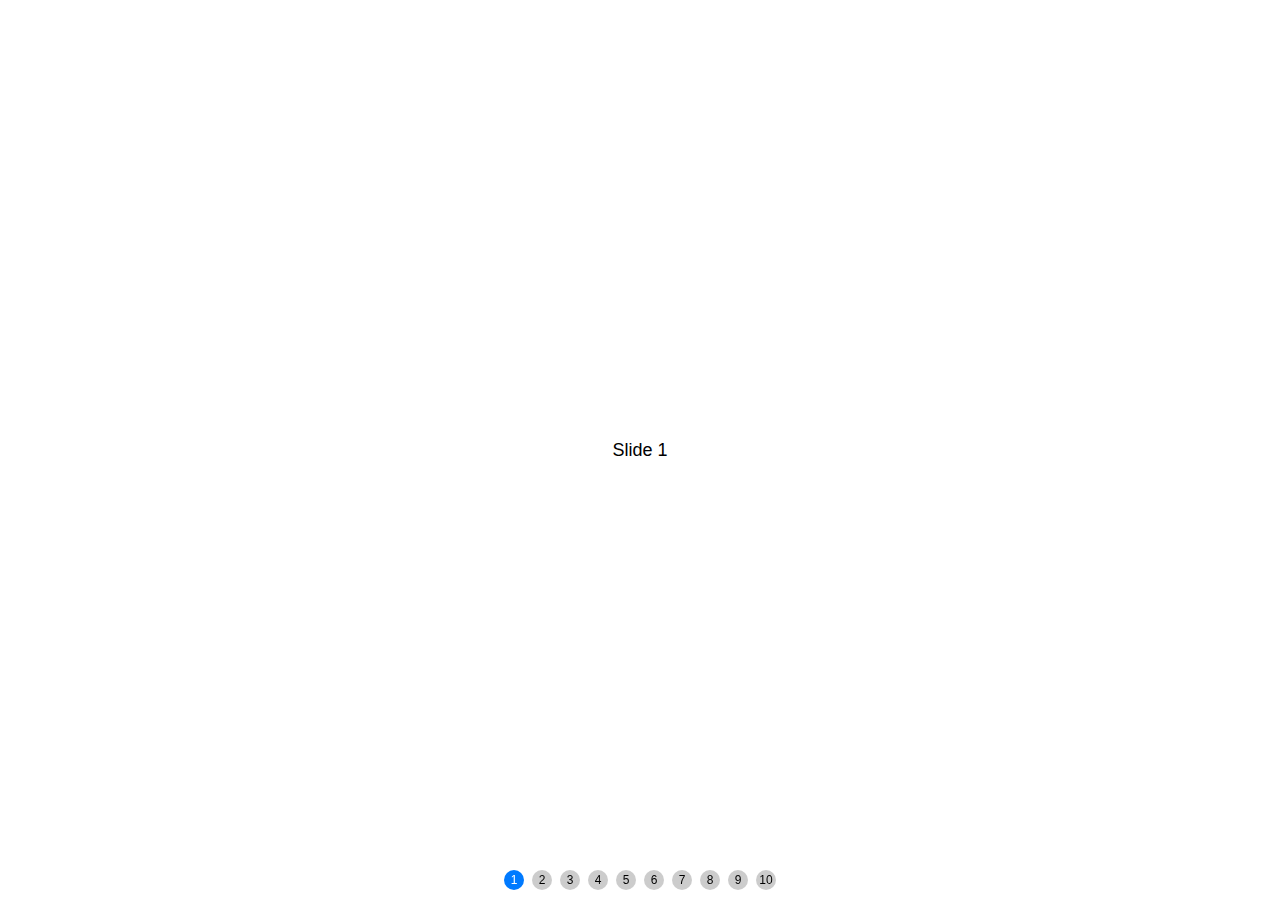
<file: bokaishouye/swiper/demos/070-pagination-custom.html>
<!DOCTYPE html>
<html lang="en">
<head>
  <meta charset="utf-8">
  <title>Swiper demo</title>
  <meta name="viewport" content="width=device-width, initial-scale=1, minimum-scale=1, maximum-scale=1">

  <!-- Link Swiper's CSS -->
  <link rel="stylesheet" href="../dist/css/swiper.min.css">

  <!-- Demo styles -->
  <style>
    html, body {
      position: relative;
      height: 100%;
    }
    body {
      background: #eee;
      font-family: Helvetica Neue, Helvetica, Arial, sans-serif;
      font-size: 14px;
      color:#000;
      margin: 0;
      padding: 0;
    }
    .swiper-container {
      width: 100%;
      height: 100%;
    }
    .swiper-slide {
      text-align: center;
      font-size: 18px;
      background: #fff;

      /* Center slide text vertically */
      display: -webkit-box;
      display: -ms-flexbox;
      display: -webkit-flex;
      display: flex;
      -webkit-box-pack: center;
      -ms-flex-pack: center;
      -webkit-justify-content: center;
      justify-content: center;
      -webkit-box-align: center;
      -ms-flex-align: center;
      -webkit-align-items: center;
      align-items: center;
    }
    .swiper-pagination-bullet {
      width: 20px;
      height: 20px;
      text-align: center;
      line-height: 20px;
      font-size: 12px;
      color:#000;
      opacity: 1;
      background: rgba(0,0,0,0.2);
    }
    .swiper-pagination-bullet-active {
      color:#fff;
      background: #007aff;
    }
  </style>
</head>
<body>
  <!-- Swiper -->
  <div class="swiper-container">
    <div class="swiper-wrapper">
      <div class="swiper-slide">Slide 1</div>
      <div class="swiper-slide">Slide 2</div>
      <div class="swiper-slide">Slide 3</div>
      <div class="swiper-slide">Slide 4</div>
      <div class="swiper-slide">Slide 5</div>
      <div class="swiper-slide">Slide 6</div>
      <div class="swiper-slide">Slide 7</div>
      <div class="swiper-slide">Slide 8</div>
      <div class="swiper-slide">Slide 9</div>
      <div class="swiper-slide">Slide 10</div>
    </div>
    <!-- Add Pagination -->
    <div class="swiper-pagination"></div>
  </div>

  <!-- Swiper JS -->
  <script src="../dist/js/swiper.min.js"></script>

  <!-- Initialize Swiper -->
  <script>
    var swiper = new Swiper('.swiper-container', {
      pagination: {
        el: '.swiper-pagination',
        clickable: true,
        renderBullet: function (index, className) {
          return '<span class="' + className + '">' + (index + 1) + '</span>';
        },
      },
    });
  </script>
</body>
</html>
</file>
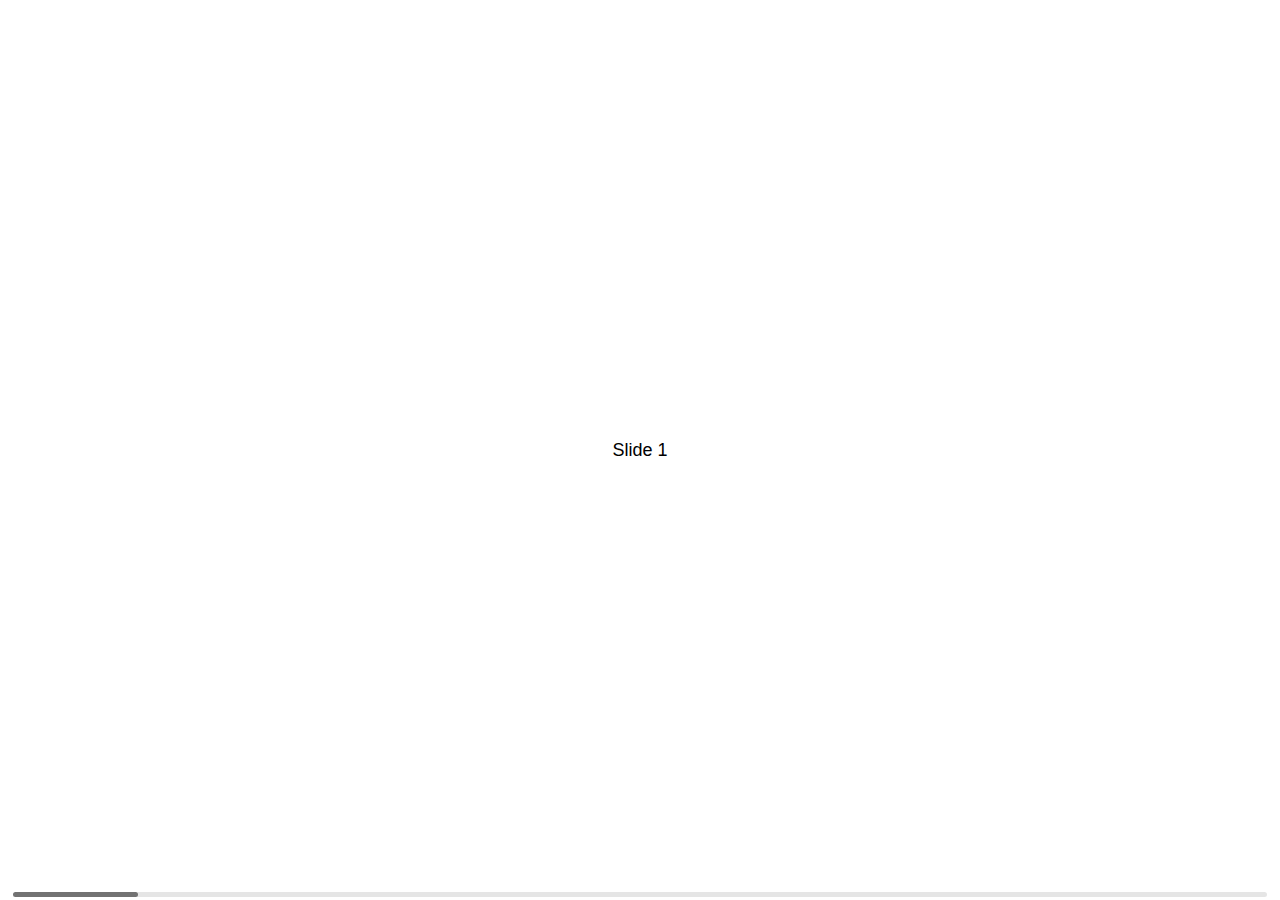
<file: bokaishouye/swiper/demos/080-scrollbar.html>
<!DOCTYPE html>
<html lang="en">
<head>
  <meta charset="utf-8">
  <title>Swiper demo</title>
  <meta name="viewport" content="width=device-width, initial-scale=1, minimum-scale=1, maximum-scale=1">

  <!-- Link Swiper's CSS -->
  <link rel="stylesheet" href="../dist/css/swiper.min.css">

  <!-- Demo styles -->
  <style>
    html, body {
      position: relative;
      height: 100%;
    }
    body {
      background: #eee;
      font-family: Helvetica Neue, Helvetica, Arial, sans-serif;
      font-size: 14px;
      color:#000;
      margin: 0;
      padding: 0;
    }
    .swiper-container {
      width: 100%;
      height: 100%;
    }
    .swiper-slide {
      text-align: center;
      font-size: 18px;
      background: #fff;

      /* Center slide text vertically */
      display: -webkit-box;
      display: -ms-flexbox;
      display: -webkit-flex;
      display: flex;
      -webkit-box-pack: center;
      -ms-flex-pack: center;
      -webkit-justify-content: center;
      justify-content: center;
      -webkit-box-align: center;
      -ms-flex-align: center;
      -webkit-align-items: center;
      align-items: center;
    }
  </style>
</head>
<body>
  <!-- Swiper -->
  <div class="swiper-container">
    <div class="swiper-wrapper">
      <div class="swiper-slide">Slide 1</div>
      <div class="swiper-slide">Slide 2</div>
      <div class="swiper-slide">Slide 3</div>
      <div class="swiper-slide">Slide 4</div>
      <div class="swiper-slide">Slide 5</div>
      <div class="swiper-slide">Slide 6</div>
      <div class="swiper-slide">Slide 7</div>
      <div class="swiper-slide">Slide 8</div>
      <div class="swiper-slide">Slide 9</div>
      <div class="swiper-slide">Slide 10</div>
    </div>
    <!-- Add Scrollbar -->
    <div class="swiper-scrollbar"></div>
  </div>

  <!-- Swiper JS -->
  <script src="../dist/js/swiper.min.js"></script>

  <!-- Initialize Swiper -->
  <script>
    var swiper = new Swiper('.swiper-container', {
      scrollbar: {
        el: '.swiper-scrollbar',
        hide: true,
      },
    });
  </script>
</body>
</html>
</file>
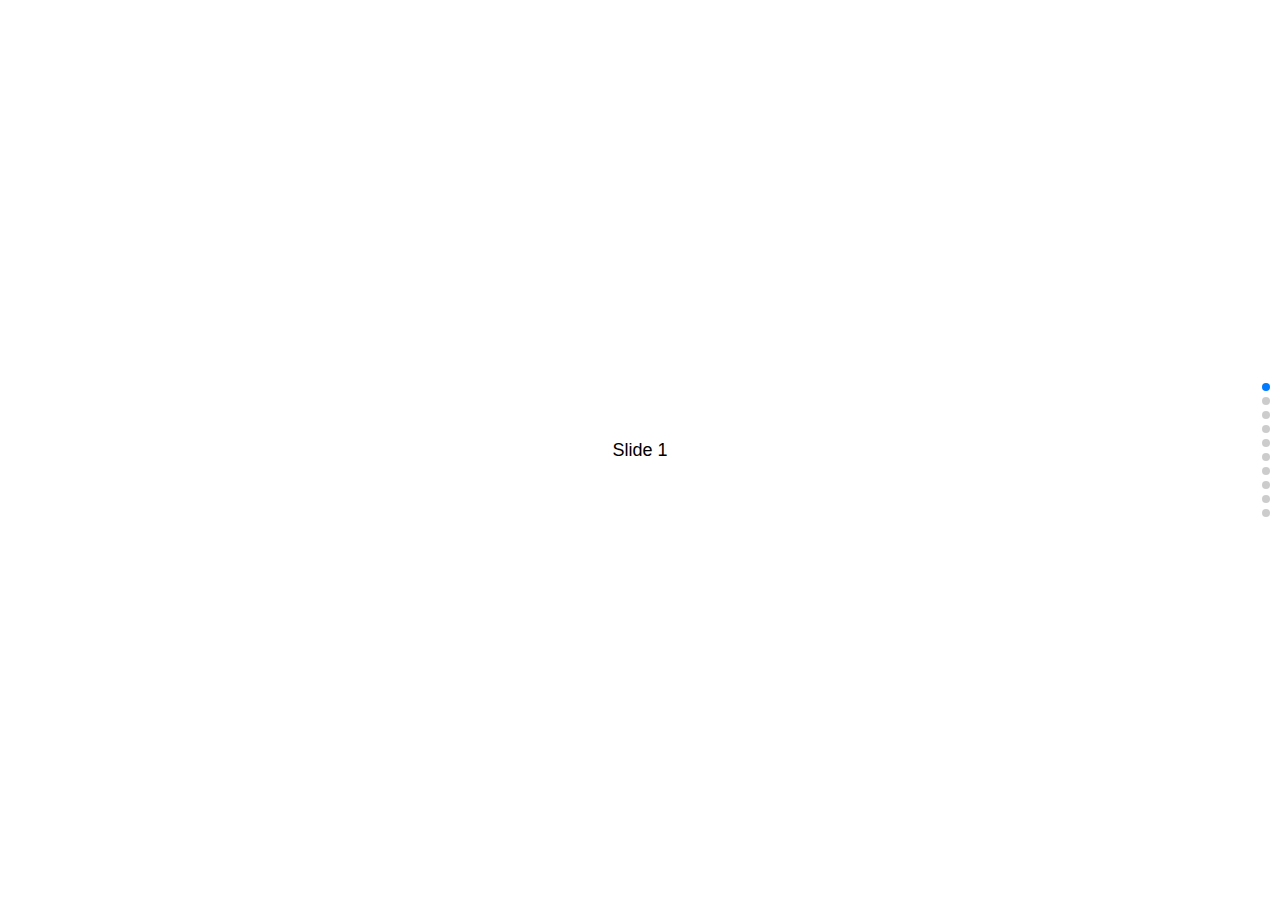
<file: bokaishouye/swiper/demos/090-vertical.html>
<!DOCTYPE html>
<html lang="en">
<head>
  <meta charset="utf-8">
  <title>Swiper demo</title>
  <meta name="viewport" content="width=device-width, initial-scale=1, minimum-scale=1, maximum-scale=1">

  <!-- Link Swiper's CSS -->
  <link rel="stylesheet" href="../dist/css/swiper.min.css">

  <!-- Demo styles -->
  <style>
    html, body {
      position: relative;
      height: 100%;
    }
    body {
      background: #eee;
      font-family: Helvetica Neue, Helvetica, Arial, sans-serif;
      font-size: 14px;
      color:#000;
      margin: 0;
      padding: 0;
    }
    .swiper-container {
      width: 100%;
      height: 100%;
    }
    .swiper-slide {
      text-align: center;
      font-size: 18px;
      background: #fff;

      /* Center slide text vertically */
      display: -webkit-box;
      display: -ms-flexbox;
      display: -webkit-flex;
      display: flex;
      -webkit-box-pack: center;
      -ms-flex-pack: center;
      -webkit-justify-content: center;
      justify-content: center;
      -webkit-box-align: center;
      -ms-flex-align: center;
      -webkit-align-items: center;
      align-items: center;
    }
  </style>
</head>
<body>
  <!-- Swiper -->
  <div class="swiper-container">
    <div class="swiper-wrapper">
      <div class="swiper-slide">Slide 1</div>
      <div class="swiper-slide">Slide 2</div>
      <div class="swiper-slide">Slide 3</div>
      <div class="swiper-slide">Slide 4</div>
      <div class="swiper-slide">Slide 5</div>
      <div class="swiper-slide">Slide 6</div>
      <div class="swiper-slide">Slide 7</div>
      <div class="swiper-slide">Slide 8</div>
      <div class="swiper-slide">Slide 9</div>
      <div class="swiper-slide">Slide 10</div>
    </div>
    <!-- Add Pagination -->
    <div class="swiper-pagination"></div>
  </div>

  <!-- Swiper JS -->
  <script src="../dist/js/swiper.min.js"></script>

  <!-- Initialize Swiper -->
  <script>
    var swiper = new Swiper('.swiper-container', {
      direction: 'vertical',
      pagination: {
        el: '.swiper-pagination',
        clickable: true,
      },
    });
  </script>
</body>
</html>
</file>
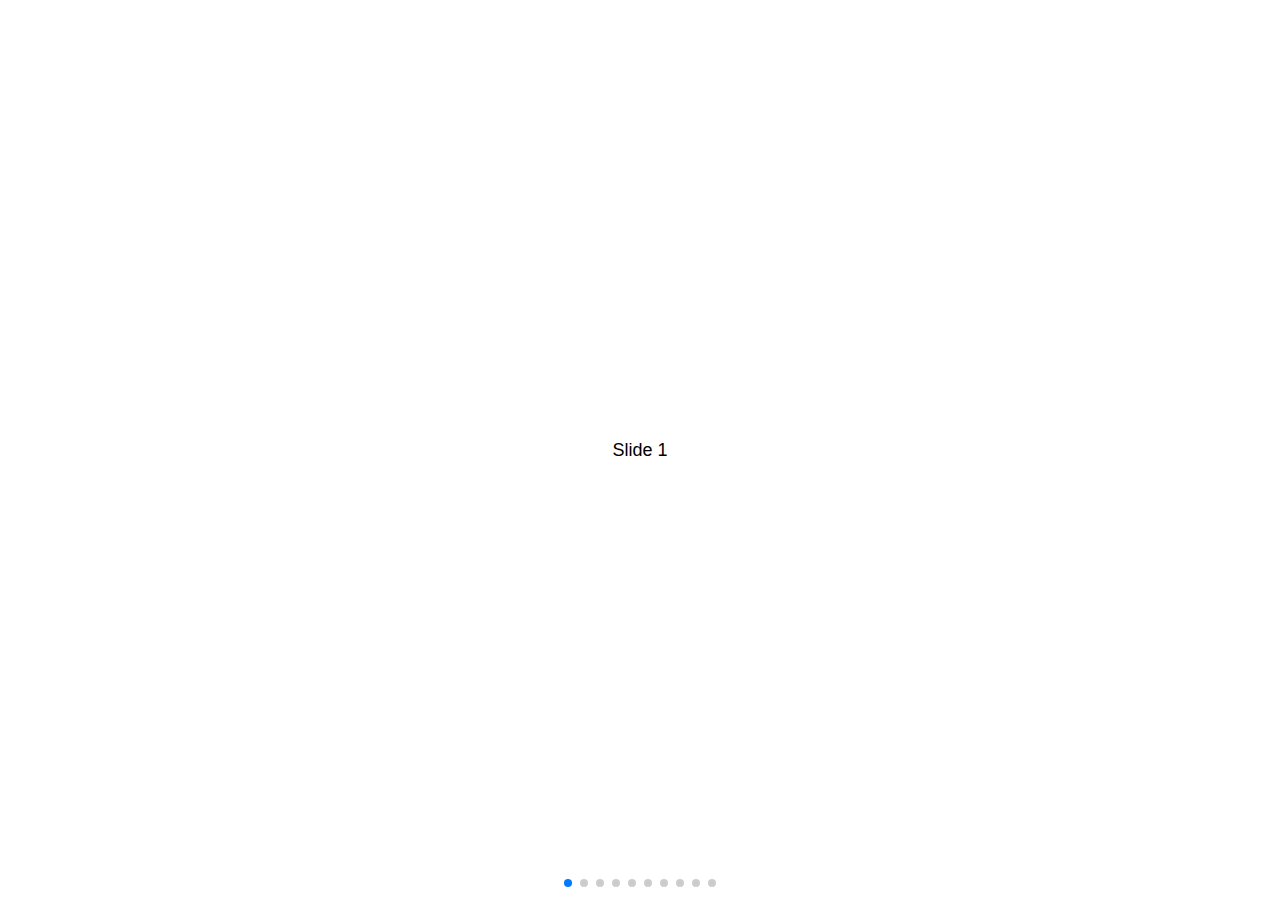
<file: bokaishouye/swiper/demos/100-space-between.html>
<!DOCTYPE html>
<html lang="en">
<head>
  <meta charset="utf-8">
  <title>Swiper demo</title>
  <meta name="viewport" content="width=device-width, initial-scale=1, minimum-scale=1, maximum-scale=1">

  <!-- Link Swiper's CSS -->
  <link rel="stylesheet" href="../dist/css/swiper.min.css">

  <!-- Demo styles -->
  <style>
    html, body {
      position: relative;
      height: 100%;
    }
    body {
      background: #eee;
      font-family: Helvetica Neue, Helvetica, Arial, sans-serif;
      font-size: 14px;
      color:#000;
      margin: 0;
      padding: 0;
    }
    .swiper-container {
      width: 100%;
      height: 100%;
    }
    .swiper-slide {
      text-align: center;
      font-size: 18px;
      background: #fff;

      /* Center slide text vertically */
      display: -webkit-box;
      display: -ms-flexbox;
      display: -webkit-flex;
      display: flex;
      -webkit-box-pack: center;
      -ms-flex-pack: center;
      -webkit-justify-content: center;
      justify-content: center;
      -webkit-box-align: center;
      -ms-flex-align: center;
      -webkit-align-items: center;
      align-items: center;
    }
  </style>
</head>
<body>
  <!-- Swiper -->
  <div class="swiper-container">
    <div class="swiper-wrapper">
      <div class="swiper-slide">Slide 1</div>
      <div class="swiper-slide">Slide 2</div>
      <div class="swiper-slide">Slide 3</div>
      <div class="swiper-slide">Slide 4</div>
      <div class="swiper-slide">Slide 5</div>
      <div class="swiper-slide">Slide 6</div>
      <div class="swiper-slide">Slide 7</div>
      <div class="swiper-slide">Slide 8</div>
      <div class="swiper-slide">Slide 9</div>
      <div class="swiper-slide">Slide 10</div>
    </div>
    <!-- Add Pagination -->
    <div class="swiper-pagination"></div>
  </div>

  <!-- Swiper JS -->
  <script src="../dist/js/swiper.min.js"></script>

  <!-- Initialize Swiper -->
  <script>
    var swiper = new Swiper('.swiper-container', {
      spaceBetween: 30,
      pagination: {
        el: '.swiper-pagination',
        clickable: true,
      },
    });
  </script>
</body>
</html>
</file>
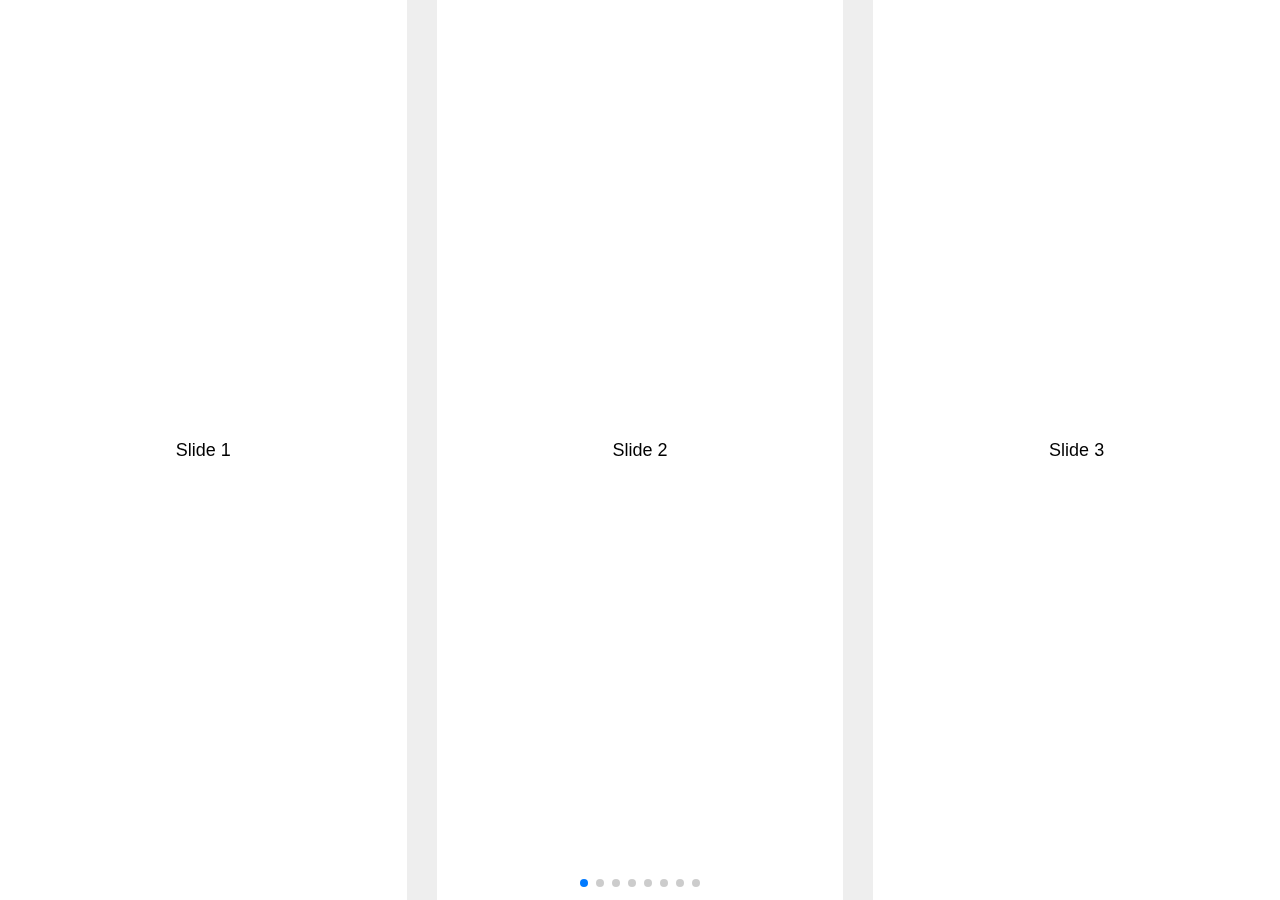
<file: bokaishouye/swiper/demos/110-slides-per-view.html>
<!DOCTYPE html>
<html lang="en">
<head>
  <meta charset="utf-8">
  <title>Swiper demo</title>
  <meta name="viewport" content="width=device-width, initial-scale=1, minimum-scale=1, maximum-scale=1">

  <!-- Link Swiper's CSS -->
  <link rel="stylesheet" href="../dist/css/swiper.min.css">

  <!-- Demo styles -->
  <style>
    html, body {
      position: relative;
      height: 100%;
    }
    body {
      background: #eee;
      font-family: Helvetica Neue, Helvetica, Arial, sans-serif;
      font-size: 14px;
      color:#000;
      margin: 0;
      padding: 0;
    }
    .swiper-container {
      width: 100%;
      height: 100%;
    }
    .swiper-slide {
      text-align: center;
      font-size: 18px;
      background: #fff;

      /* Center slide text vertically */
      display: -webkit-box;
      display: -ms-flexbox;
      display: -webkit-flex;
      display: flex;
      -webkit-box-pack: center;
      -ms-flex-pack: center;
      -webkit-justify-content: center;
      justify-content: center;
      -webkit-box-align: center;
      -ms-flex-align: center;
      -webkit-align-items: center;
      align-items: center;
    }
  </style>
</head>
<body>
  <!-- Swiper -->
  <div class="swiper-container">
    <div class="swiper-wrapper">
      <div class="swiper-slide">Slide 1</div>
      <div class="swiper-slide">Slide 2</div>
      <div class="swiper-slide">Slide 3</div>
      <div class="swiper-slide">Slide 4</div>
      <div class="swiper-slide">Slide 5</div>
      <div class="swiper-slide">Slide 6</div>
      <div class="swiper-slide">Slide 7</div>
      <div class="swiper-slide">Slide 8</div>
      <div class="swiper-slide">Slide 9</div>
      <div class="swiper-slide">Slide 10</div>
    </div>
    <!-- Add Pagination -->
    <div class="swiper-pagination"></div>
  </div>

  <!-- Swiper JS -->
  <script src="../dist/js/swiper.min.js"></script>

  <!-- Initialize Swiper -->
  <script>
    var swiper = new Swiper('.swiper-container', {
      slidesPerView: 3,
      spaceBetween: 30,
      pagination: {
        el: '.swiper-pagination',
        clickable: true,
      },
    });
  </script>
</body>
</html>
</file>
<file: bokaishouye/font/demo.css>
/* Logo 字体 */
@font-face {
  font-family: "iconfont logo";
  src: url('https://at.alicdn.com/t/font_985780_km7mi63cihi.eot?t=1545807318834');
  src: url('https://at.alicdn.com/t/font_985780_km7mi63cihi.eot?t=1545807318834#iefix') format('embedded-opentype'),
    url('https://at.alicdn.com/t/font_985780_km7mi63cihi.woff?t=1545807318834') format('woff'),
    url('https://at.alicdn.com/t/font_985780_km7mi63cihi.ttf?t=1545807318834') format('truetype'),
    url('https://at.alicdn.com/t/font_985780_km7mi63cihi.svg?t=1545807318834#iconfont') format('svg');
}

.logo {
  font-family: "iconfont logo";
  font-size: 160px;
  font-style: normal;
  -webkit-font-smoothing: antialiased;
  -moz-osx-font-smoothing: grayscale;
}

/* tabs */
.nav-tabs {
  position: relative;
}

.nav-tabs .nav-more {
  position: absolute;
  right: 0;
  bottom: 0;
  height: 42px;
  line-height: 42px;
  color: #666;
}

#tabs {
  border-bottom: 1px solid #eee;
}

#tabs li {
  cursor: pointer;
  width: 100px;
  height: 40px;
  line-height: 40px;
  text-align: center;
  font-size: 16px;
  border-bottom: 2px solid transparent;
  position: relative;
  z-index: 1;
  margin-bottom: -1px;
  color: #666;
}


#tabs .active {
  border-bottom-color: #f00;
  color: #222;
}

.tab-container .content {
  display: none;
}

/* 页面布局 */
.main {
  padding: 30px 100px;
  width: 960px;
  margin: 0 auto;
}

.main .logo {
  color: #333;
  text-align: left;
  margin-bottom: 30px;
  line-height: 1;
  height: 110px;
  margin-top: -50px;
  overflow: hidden;
  *zoom: 1;
}

.main .logo a {
  font-size: 160px;
  color: #333;
}

.helps {
  margin-top: 40px;
}

.helps pre {
  padding: 20px;
  margin: 10px 0;
  border: solid 1px #e7e1cd;
  background-color: #fffdef;
  overflow: auto;
}

.icon_lists {
  width: 100% !important;
  overflow: hidden;
  *zoom: 1;
}

.icon_lists li {
  width: 100px;
  margin-bottom: 10px;
  margin-right: 20px;
  text-align: center;
  list-style: none !important;
  cursor: default;
}

.icon_lists li .code-name {
  line-height: 1.2;
}

.icon_lists .icon {
  display: block;
  height: 100px;
  line-height: 100px;
  font-size: 42px;
  margin: 10px auto;
  color: #333;
  -webkit-transition: font-size 0.25s linear, width 0.25s linear;
  -moz-transition: font-size 0.25s linear, width 0.25s linear;
  transition: font-size 0.25s linear, width 0.25s linear;
}

.icon_lists .icon:hover {
  font-size: 100px;
}

.icon_lists .svg-icon {
  /* 通过设置 font-size 来改变图标大小 */
  width: 1em;
  /* 图标和文字相邻时，垂直对齐 */
  vertical-align: -0.15em;
  /* 通过设置 color 来改变 SVG 的颜色/fill */
  fill: currentColor;
  /* path 和 stroke 溢出 viewBox 部分在 IE 下会显示
      normalize.css 中也包含这行 */
  overflow: hidden;
}

.icon_lists li .name,
.icon_lists li .code-name {
  color: #666;
}

/* markdown 样式 */
.markdown {
  color: #666;
  font-size: 14px;
  line-height: 1.8;
}

.highlight {
  line-height: 1.5;
}

.markdown img {
  vertical-align: middle;
  max-width: 100%;
}

.markdown h1 {
  color: #404040;
  font-weight: 500;
  line-height: 40px;
  margin-bottom: 24px;
}

.markdown h2,
.markdown h3,
.markdown h4,
.markdown h5,
.markdown h6 {
  color: #404040;
  margin: 1.6em 0 0.6em 0;
  font-weight: 500;
  clear: both;
}

.markdown h1 {
  font-size: 28px;
}

.markdown h2 {
  font-size: 22px;
}

.markdown h3 {
  font-size: 16px;
}

.markdown h4 {
  font-size: 14px;
}

.markdown h5 {
  font-size: 12px;
}

.markdown h6 {
  font-size: 12px;
}

.markdown hr {
  height: 1px;
  border: 0;
  background: #e9e9e9;
  margin: 16px 0;
  clear: both;
}

.markdown p {
  margin: 1em 0;
}

.markdown>p,
.markdown>blockquote,
.markdown>.highlight,
.markdown>ol,
.markdown>ul {
  width: 80%;
}

.markdown ul>li {
  list-style: circle;
}

.markdown>ul li,
.markdown blockquote ul>li {
  margin-left: 20px;
  padding-left: 4px;
}

.markdown>ul li p,
.markdown>ol li p {
  margin: 0.6em 0;
}

.markdown ol>li {
  list-style: decimal;
}

.markdown>ol li,
.markdown blockquote ol>li {
  margin-left: 20px;
  padding-left: 4px;
}

.markdown code {
  margin: 0 3px;
  padding: 0 5px;
  background: #eee;
  border-radius: 3px;
}

.markdown strong,
.markdown b {
  font-weight: 600;
}

.markdown>table {
  border-collapse: collapse;
  border-spacing: 0px;
  empty-cells: show;
  border: 1px solid #e9e9e9;
  width: 95%;
  margin-bottom: 24px;
}

.markdown>table th {
  white-space: nowrap;
  color: #333;
  font-weight: 600;
}

.markdown>table th,
.markdown>table td {
  border: 1px solid #e9e9e9;
  padding: 8px 16px;
  text-align: left;
}

.markdown>table th {
  background: #F7F7F7;
}

.markdown blockquote {
  font-size: 90%;
  color: #999;
  border-left: 4px solid #e9e9e9;
  padding-left: 0.8em;
  margin: 1em 0;
}

.markdown blockquote p {
  margin: 0;
}

.markdown .anchor {
  opacity: 0;
  transition: opacity 0.3s ease;
  margin-left: 8px;
}

.markdown .waiting {
  color: #ccc;
}

.markdown h1:hover .anchor,
.markdown h2:hover .anchor,
.markdown h3:hover .anchor,
.markdown h4:hover .anchor,
.markdown h5:hover .anchor,
.markdown h6:hover .anchor {
  opacity: 1;
  display: inline-block;
}

.markdown>br,
.markdown>p>br {
  clear: both;
}


.hljs {
  display: block;
  background: white;
  padding: 0.5em;
  color: #333333;
  overflow-x: auto;
}

.hljs-comment,
.hljs-meta {
  color: #969896;
}

.hljs-string,
.hljs-variable,
.hljs-template-variable,
.hljs-strong,
.hljs-emphasis,
.hljs-quote {
  color: #df5000;
}

.hljs-keyword,
.hljs-selector-tag,
.hljs-type {
  color: #a71d5d;
}

.hljs-literal,
.hljs-symbol,
.hljs-bullet,
.hljs-attribute {
  color: #0086b3;
}

.hljs-section,
.hljs-name {
  color: #63a35c;
}

.hljs-tag {
  color: #333333;
}

.hljs-title,
.hljs-attr,
.hljs-selector-id,
.hljs-selector-class,
.hljs-selector-attr,
.hljs-selector-pseudo {
  color: #795da3;
}

.hljs-addition {
  color: #55a532;
  background-color: #eaffea;
}

.hljs-deletion {
  color: #bd2c00;
  background-color: #ffecec;
}

.hljs-link {
  text-decoration: underline;
}

/* 代码高亮 */
/* PrismJS 1.15.0
https://prismjs.com/download.html#themes=prism&languages=markup+css+clike+javascript */
/**
 * prism.js default theme for JavaScript, CSS and HTML
 * Based on dabblet (http://dabblet.com)
 * @author Lea Verou
 */
code[class*="language-"],
pre[class*="language-"] {
  color: black;
  background: none;
  text-shadow: 0 1px white;
  font-family: Consolas, Monaco, 'Andale Mono', 'Ubuntu Mono', monospace;
  text-align: left;
  white-space: pre;
  word-spacing: normal;
  word-break: normal;
  word-wrap: normal;
  line-height: 1.5;

  -moz-tab-size: 4;
  -o-tab-size: 4;
  tab-size: 4;

  -webkit-hyphens: none;
  -moz-hyphens: none;
  -ms-hyphens: none;
  hyphens: none;
}

pre[class*="language-"]::-moz-selection,
pre[class*="language-"] ::-moz-selection,
code[class*="language-"]::-moz-selection,
code[class*="language-"] ::-moz-selection {
  text-shadow: none;
  background: #b3d4fc;
}

pre[class*="language-"]::selection,
pre[class*="language-"] ::selection,
code[class*="language-"]::selection,
code[class*="language-"] ::selection {
  text-shadow: none;
  background: #b3d4fc;
}

@media print {

  code[class*="language-"],
  pre[class*="language-"] {
    text-shadow: none;
  }
}

/* Code blocks */
pre[class*="language-"] {
  padding: 1em;
  margin: .5em 0;
  overflow: auto;
}

:not(pre)>code[class*="language-"],
pre[class*="language-"] {
  background: #f5f2f0;
}

/* Inline code */
:not(pre)>code[class*="language-"] {
  padding: .1em;
  border-radius: .3em;
  white-space: normal;
}

.token.comment,
.token.prolog,
.token.doctype,
.token.cdata {
  color: slategray;
}

.token.punctuation {
  color: #999;
}

.namespace {
  opacity: .7;
}

.token.property,
.token.tag,
.token.boolean,
.token.number,
.token.constant,
.token.symbol,
.token.deleted {
  color: #905;
}

.token.selector,
.token.attr-name,
.token.string,
.token.char,
.token.builtin,
.token.inserted {
  color: #690;
}

.token.operator,
.token.entity,
.token.url,
.language-css .token.string,
.style .token.string {
  color: #9a6e3a;
  background: hsla(0, 0%, 100%, .5);
}

.token.atrule,
.token.attr-value,
.token.keyword {
  color: #07a;
}

.token.function,
.token.class-name {
  color: #DD4A68;
}

.token.regex,
.token.important,
.token.variable {
  color: #e90;
}

.token.important,
.token.bold {
  font-weight: bold;
}

.token.italic {
  font-style: italic;
}

.token.entity {
  cursor: help;
}
</file>
<file: bokaishouye/font/iconfont.css>
@font-face {font-family: "iconfont";
  src: url('iconfont.eot?t=1564200126477'); /* IE9 */
  src: url('iconfont.eot?t=1564200126477#iefix') format('embedded-opentype'), /* IE6-IE8 */
  url('[data-uri]') format('woff2'),
  url('iconfont.woff?t=1564200126477') format('woff'),
  url('iconfont.ttf?t=1564200126477') format('truetype'), /* chrome, firefox, opera, Safari, Android, iOS 4.2+ */
  url('iconfont.svg?t=1564200126477#iconfont') format('svg'); /* iOS 4.1- */
}

.iconfont {
  font-family: "iconfont" !important;
  font-size: 16px;
  font-style: normal;
  -webkit-font-smoothing: antialiased;
  -moz-osx-font-smoothing: grayscale;
}

.icon-ledzhaoming:before {
  content: "\e60a";
}

.icon-chengshi:before {
  content: "\e784";
}

.icon-guangfufadian:before {
  content: "\e6eb";
}

.icon-peijianchanpin:before {
  content: "\ec30";
}

.icon-dianhua:before {
  content: "\e51a";
}
</file>
<file: bokaishouye/font_c7i768akkxv/demo.css>
/* Logo 字体 */
@font-face {
  font-family: "iconfont logo";
  src: url('https://at.alicdn.com/t/font_985780_km7mi63cihi.eot?t=1545807318834');
  src: url('https://at.alicdn.com/t/font_985780_km7mi63cihi.eot?t=1545807318834#iefix') format('embedded-opentype'),
    url('https://at.alicdn.com/t/font_985780_km7mi63cihi.woff?t=1545807318834') format('woff'),
    url('https://at.alicdn.com/t/font_985780_km7mi63cihi.ttf?t=1545807318834') format('truetype'),
    url('https://at.alicdn.com/t/font_985780_km7mi63cihi.svg?t=1545807318834#iconfont') format('svg');
}

.logo {
  font-family: "iconfont logo";
  font-size: 160px;
  font-style: normal;
  -webkit-font-smoothing: antialiased;
  -moz-osx-font-smoothing: grayscale;
}

/* tabs */
.nav-tabs {
  position: relative;
}

.nav-tabs .nav-more {
  position: absolute;
  right: 0;
  bottom: 0;
  height: 42px;
  line-height: 42px;
  color: #666;
}

#tabs {
  border-bottom: 1px solid #eee;
}

#tabs li {
  cursor: pointer;
  width: 100px;
  height: 40px;
  line-height: 40px;
  text-align: center;
  font-size: 16px;
  border-bottom: 2px solid transparent;
  position: relative;
  z-index: 1;
  margin-bottom: -1px;
  color: #666;
}


#tabs .active {
  border-bottom-color: #f00;
  color: #222;
}

.tab-container .content {
  display: none;
}

/* 页面布局 */
.main {
  padding: 30px 100px;
  width: 960px;
  margin: 0 auto;
}

.main .logo {
  color: #333;
  text-align: left;
  margin-bottom: 30px;
  line-height: 1;
  height: 110px;
  margin-top: -50px;
  overflow: hidden;
  *zoom: 1;
}

.main .logo a {
  font-size: 160px;
  color: #333;
}

.helps {
  margin-top: 40px;
}

.helps pre {
  padding: 20px;
  margin: 10px 0;
  border: solid 1px #e7e1cd;
  background-color: #fffdef;
  overflow: auto;
}

.icon_lists {
  width: 100% !important;
  overflow: hidden;
  *zoom: 1;
}

.icon_lists li {
  width: 100px;
  margin-bottom: 10px;
  margin-right: 20px;
  text-align: center;
  list-style: none !important;
  cursor: default;
}

.icon_lists li .code-name {
  line-height: 1.2;
}

.icon_lists .icon {
  display: block;
  height: 100px;
  line-height: 100px;
  font-size: 42px;
  margin: 10px auto;
  color: #333;
  -webkit-transition: font-size 0.25s linear, width 0.25s linear;
  -moz-transition: font-size 0.25s linear, width 0.25s linear;
  transition: font-size 0.25s linear, width 0.25s linear;
}

.icon_lists .icon:hover {
  font-size: 100px;
}

.icon_lists .svg-icon {
  /* 通过设置 font-size 来改变图标大小 */
  width: 1em;
  /* 图标和文字相邻时，垂直对齐 */
  vertical-align: -0.15em;
  /* 通过设置 color 来改变 SVG 的颜色/fill */
  fill: currentColor;
  /* path 和 stroke 溢出 viewBox 部分在 IE 下会显示
      normalize.css 中也包含这行 */
  overflow: hidden;
}

.icon_lists li .name,
.icon_lists li .code-name {
  color: #666;
}

/* markdown 样式 */
.markdown {
  color: #666;
  font-size: 14px;
  line-height: 1.8;
}

.highlight {
  line-height: 1.5;
}

.markdown img {
  vertical-align: middle;
  max-width: 100%;
}

.markdown h1 {
  color: #404040;
  font-weight: 500;
  line-height: 40px;
  margin-bottom: 24px;
}

.markdown h2,
.markdown h3,
.markdown h4,
.markdown h5,
.markdown h6 {
  color: #404040;
  margin: 1.6em 0 0.6em 0;
  font-weight: 500;
  clear: both;
}

.markdown h1 {
  font-size: 28px;
}

.markdown h2 {
  font-size: 22px;
}

.markdown h3 {
  font-size: 16px;
}

.markdown h4 {
  font-size: 14px;
}

.markdown h5 {
  font-size: 12px;
}

.markdown h6 {
  font-size: 12px;
}

.markdown hr {
  height: 1px;
  border: 0;
  background: #e9e9e9;
  margin: 16px 0;
  clear: both;
}

.markdown p {
  margin: 1em 0;
}

.markdown>p,
.markdown>blockquote,
.markdown>.highlight,
.markdown>ol,
.markdown>ul {
  width: 80%;
}

.markdown ul>li {
  list-style: circle;
}

.markdown>ul li,
.markdown blockquote ul>li {
  margin-left: 20px;
  padding-left: 4px;
}

.markdown>ul li p,
.markdown>ol li p {
  margin: 0.6em 0;
}

.markdown ol>li {
  list-style: decimal;
}

.markdown>ol li,
.markdown blockquote ol>li {
  margin-left: 20px;
  padding-left: 4px;
}

.markdown code {
  margin: 0 3px;
  padding: 0 5px;
  background: #eee;
  border-radius: 3px;
}

.markdown strong,
.markdown b {
  font-weight: 600;
}

.markdown>table {
  border-collapse: collapse;
  border-spacing: 0px;
  empty-cells: show;
  border: 1px solid #e9e9e9;
  width: 95%;
  margin-bottom: 24px;
}

.markdown>table th {
  white-space: nowrap;
  color: #333;
  font-weight: 600;
}

.markdown>table th,
.markdown>table td {
  border: 1px solid #e9e9e9;
  padding: 8px 16px;
  text-align: left;
}

.markdown>table th {
  background: #F7F7F7;
}

.markdown blockquote {
  font-size: 90%;
  color: #999;
  border-left: 4px solid #e9e9e9;
  padding-left: 0.8em;
  margin: 1em 0;
}

.markdown blockquote p {
  margin: 0;
}

.markdown .anchor {
  opacity: 0;
  transition: opacity 0.3s ease;
  margin-left: 8px;
}

.markdown .waiting {
  color: #ccc;
}

.markdown h1:hover .anchor,
.markdown h2:hover .anchor,
.markdown h3:hover .anchor,
.markdown h4:hover .anchor,
.markdown h5:hover .anchor,
.markdown h6:hover .anchor {
  opacity: 1;
  display: inline-block;
}

.markdown>br,
.markdown>p>br {
  clear: both;
}


.hljs {
  display: block;
  background: white;
  padding: 0.5em;
  color: #333333;
  overflow-x: auto;
}

.hljs-comment,
.hljs-meta {
  color: #969896;
}

.hljs-string,
.hljs-variable,
.hljs-template-variable,
.hljs-strong,
.hljs-emphasis,
.hljs-quote {
  color: #df5000;
}

.hljs-keyword,
.hljs-selector-tag,
.hljs-type {
  color: #a71d5d;
}

.hljs-literal,
.hljs-symbol,
.hljs-bullet,
.hljs-attribute {
  color: #0086b3;
}

.hljs-section,
.hljs-name {
  color: #63a35c;
}

.hljs-tag {
  color: #333333;
}

.hljs-title,
.hljs-attr,
.hljs-selector-id,
.hljs-selector-class,
.hljs-selector-attr,
.hljs-selector-pseudo {
  color: #795da3;
}

.hljs-addition {
  color: #55a532;
  background-color: #eaffea;
}

.hljs-deletion {
  color: #bd2c00;
  background-color: #ffecec;
}

.hljs-link {
  text-decoration: underline;
}

/* 代码高亮 */
/* PrismJS 1.15.0
https://prismjs.com/download.html#themes=prism&languages=markup+css+clike+javascript */
/**
 * prism.js default theme for JavaScript, CSS and HTML
 * Based on dabblet (http://dabblet.com)
 * @author Lea Verou
 */
code[class*="language-"],
pre[class*="language-"] {
  color: black;
  background: none;
  text-shadow: 0 1px white;
  font-family: Consolas, Monaco, 'Andale Mono', 'Ubuntu Mono', monospace;
  text-align: left;
  white-space: pre;
  word-spacing: normal;
  word-break: normal;
  word-wrap: normal;
  line-height: 1.5;

  -moz-tab-size: 4;
  -o-tab-size: 4;
  tab-size: 4;

  -webkit-hyphens: none;
  -moz-hyphens: none;
  -ms-hyphens: none;
  hyphens: none;
}

pre[class*="language-"]::-moz-selection,
pre[class*="language-"] ::-moz-selection,
code[class*="language-"]::-moz-selection,
code[class*="language-"] ::-moz-selection {
  text-shadow: none;
  background: #b3d4fc;
}

pre[class*="language-"]::selection,
pre[class*="language-"] ::selection,
code[class*="language-"]::selection,
code[class*="language-"] ::selection {
  text-shadow: none;
  background: #b3d4fc;
}

@media print {

  code[class*="language-"],
  pre[class*="language-"] {
    text-shadow: none;
  }
}

/* Code blocks */
pre[class*="language-"] {
  padding: 1em;
  margin: .5em 0;
  overflow: auto;
}

:not(pre)>code[class*="language-"],
pre[class*="language-"] {
  background: #f5f2f0;
}

/* Inline code */
:not(pre)>code[class*="language-"] {
  padding: .1em;
  border-radius: .3em;
  white-space: normal;
}

.token.comment,
.token.prolog,
.token.doctype,
.token.cdata {
  color: slategray;
}

.token.punctuation {
  color: #999;
}

.namespace {
  opacity: .7;
}

.token.property,
.token.tag,
.token.boolean,
.token.number,
.token.constant,
.token.symbol,
.token.deleted {
  color: #905;
}

.token.selector,
.token.attr-name,
.token.string,
.token.char,
.token.builtin,
.token.inserted {
  color: #690;
}

.token.operator,
.token.entity,
.token.url,
.language-css .token.string,
.style .token.string {
  color: #9a6e3a;
  background: hsla(0, 0%, 100%, .5);
}

.token.atrule,
.token.attr-value,
.token.keyword {
  color: #07a;
}

.token.function,
.token.class-name {
  color: #DD4A68;
}

.token.regex,
.token.important,
.token.variable {
  color: #e90;
}

.token.important,
.token.bold {
  font-weight: bold;
}

.token.italic {
  font-style: italic;
}

.token.entity {
  cursor: help;
}
</file>
<file: bokaishouye/font_c7i768akkxv/iconfont.css>
@font-face {font-family: "iconfont";
  src: url('iconfont.eot?t=1564620996150'); /* IE9 */
  src: url('iconfont.eot?t=1564620996150#iefix') format('embedded-opentype'), /* IE6-IE8 */
  url('[data-uri]') format('woff2'),
  url('iconfont.woff?t=1564620996150') format('woff'),
  url('iconfont.ttf?t=1564620996150') format('truetype'), /* chrome, firefox, opera, Safari, Android, iOS 4.2+ */
  url('iconfont.svg?t=1564620996150#iconfont') format('svg'); /* iOS 4.1- */
}

.iconfont {
  font-family: "iconfont" !important;
  font-size: 16px;
  font-style: normal;
  -webkit-font-smoothing: antialiased;
  -moz-osx-font-smoothing: grayscale;
}

.icon-chengshi:before {
  content: "\e60a";
}

.icon-guangfufadian:before {
  content: "\e66e";
}

.icon-taiyangnengludeng:before {
  content: "\e609";
}
</file>
